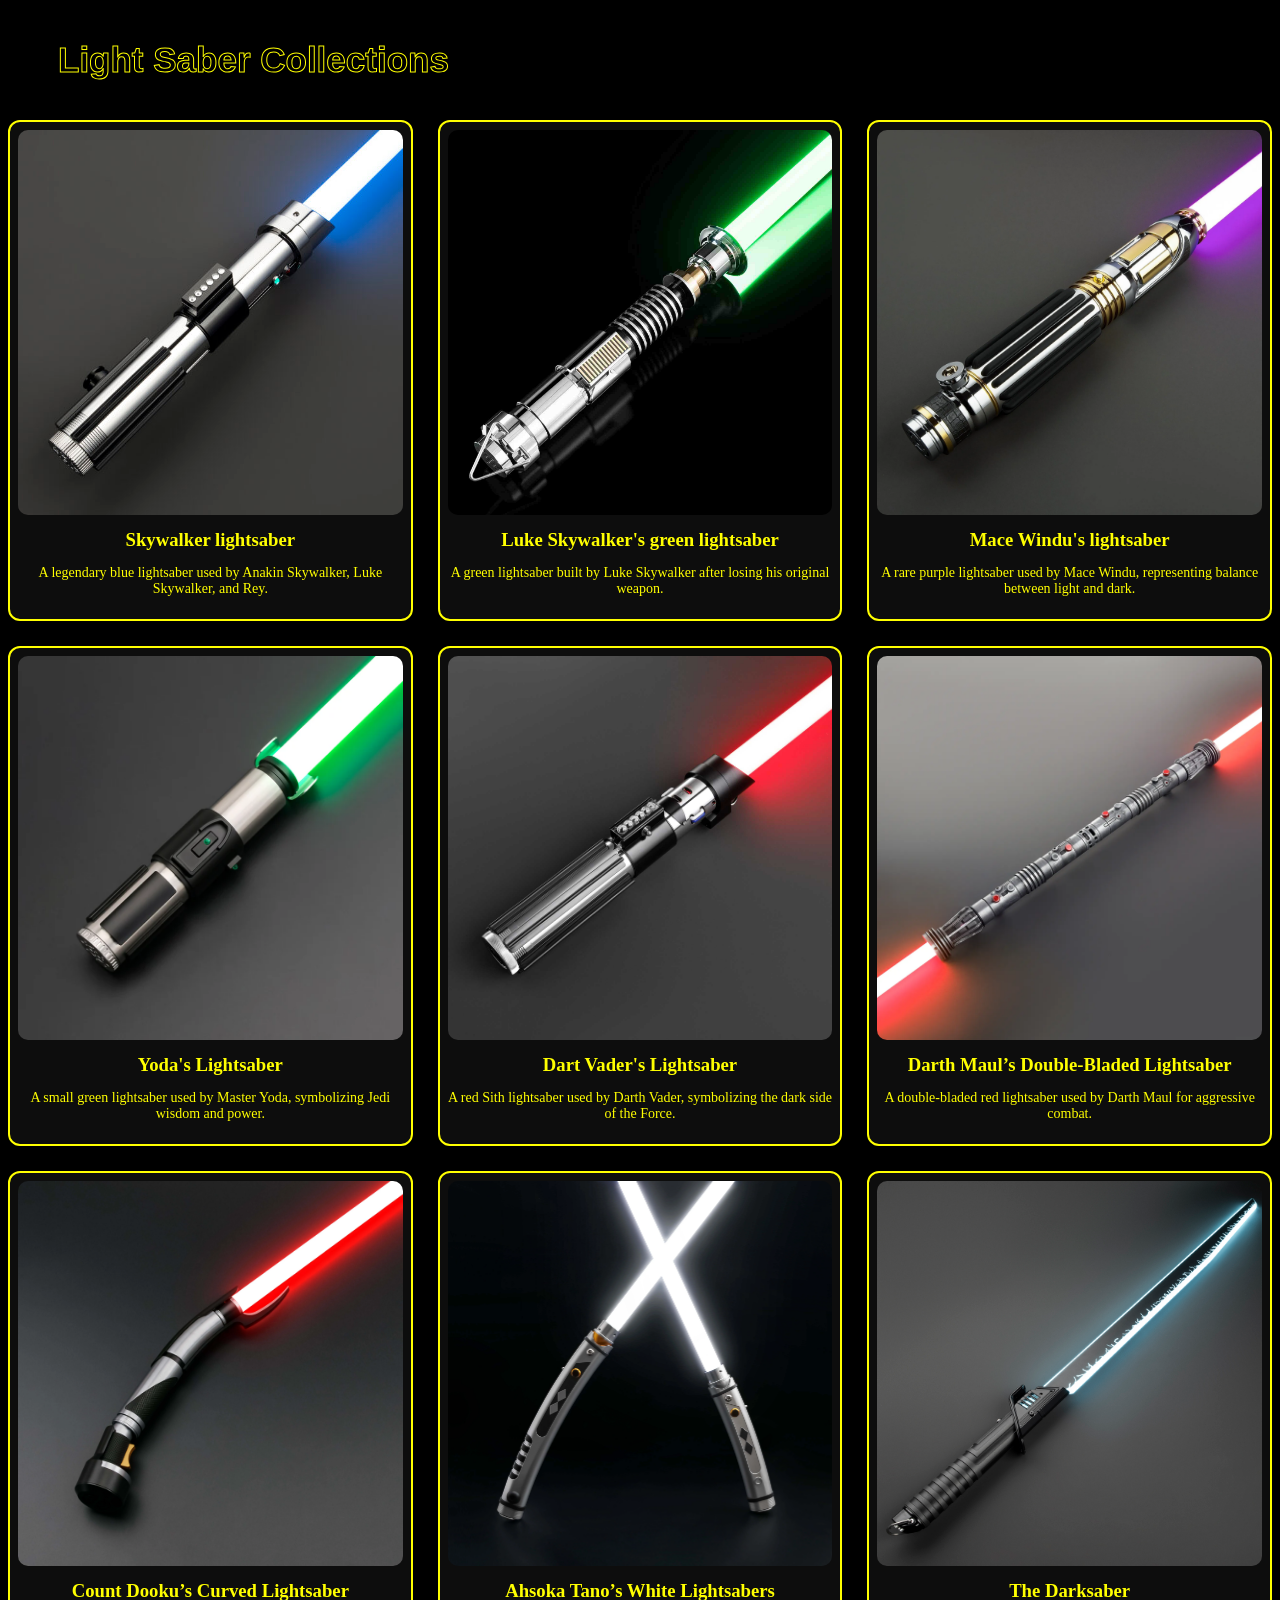
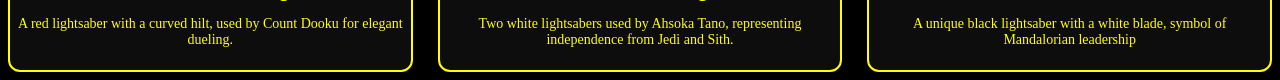
<file: index.html>
<!DOCTYPE html>
<html lang="en">
<head>
    <meta charset="UTF-8">
    <meta name="viewport" content="width=device-width, initial-scale=1.0">
    <title>LSC</title>
    <style>
        .titulo-principal {
            color: #000000;
            margin-top: 40px;
            margin-left: 50px;
            font-family: Verdana, Geneva, Tahoma, sans-serif;
            font-size: 35px;
            -webkit-text-stroke: 1px yellow;
        }

        /* Fundo da página */
        body {
            background-color: #000000;
        }

        .colecao {
  display: grid;
  grid-template-columns: repeat(3, 1fr);
  gap: 25px;
  margin-top: 40px;
}

/* CARD */
.card {
  background: rgba(255,255,255,0.05);
  border: 2px solid yellow;
  border-radius: 12px;
  padding: 8px;
  text-align: center;
  transition: 0.3s;
}

.card:hover {
  transform: scale(1.05);
  box-shadow: 0 0 20px yellow;
}

/* IMAGENS */
.card img {
  width: 100%;
  border-radius: 10px;
}

/* TEXTO */
.card h3 {
  margin: 10px 0 5px;
  color: yellow;
}

.card p {
  font-size: 14px;
  color: yellow;
}
    </style>
</head>
<body>
    <h1 class="titulo-principal">Light Saber Collections</h1>

<div class="colecao">

    <div class="card">
        <img src="anakin.ls.jpg">
        <h3>Skywalker lightsaber</h3>
        <p>A legendary blue lightsaber used by Anakin Skywalker, Luke Skywalker, and Rey.</p>
    </div>

    <div class="card">
        <img src="luke.ls.jpg">
        <h3>Luke Skywalker's green lightsaber</h3>
        <p>A green lightsaber built by Luke Skywalker after losing his original weapon.</p>
    </div>

    <div class="card">
        <img src="macewindu.ls.webp">
        <h3>Mace Windu's lightsaber</h3>
        <p>A rare purple lightsaber used by Mace Windu, representing balance between light and dark.</p>
    </div>

    <div class="card">
        <img src="masteryoda.ls.webp">
        <h3>Yoda's Lightsaber</h3>
        <p>A small green lightsaber used by Master Yoda, symbolizing Jedi wisdom and power.</p>
    </div>

    <div class="card">
        <img src="vader.ls.jpg">
        <h3>Dart Vader's Lightsaber</h3>
        <p>A red Sith lightsaber used by Darth Vader, symbolizing the dark side of the Force.</p>
    </div>

    <div class="card">
        <img src="darth maul.ls.webp">
        <h3>Darth Maul’s Double-Bladed Lightsaber</h3>
        <p>A double-bladed red lightsaber used by Darth Maul for aggressive combat.</p>
    </div>

    <div class="card">
        <img src="countdoku.ls.webp">
        <h3>Count Dooku’s Curved Lightsaber</h3>
        <p>A red lightsaber with a curved hilt, used by Count Dooku for elegant dueling.</p>
    </div>

    <div class="card">
        <img src="ahsokatano.ls.webp">
        <h3>Ahsoka Tano’s White Lightsabers</h3>
        <p>Two white lightsabers used by Ahsoka Tano, representing independence from Jedi and Sith.</p>
    </div>

    <div class="card">
        <img src="darksaber.ls.jpg">
        <h3>The Darksaber</h3>
        <p>A unique black lightsaber with a white blade, symbol of Mandalorian leadership</p>
    </div>

</div>

</body>
</html>
</file>
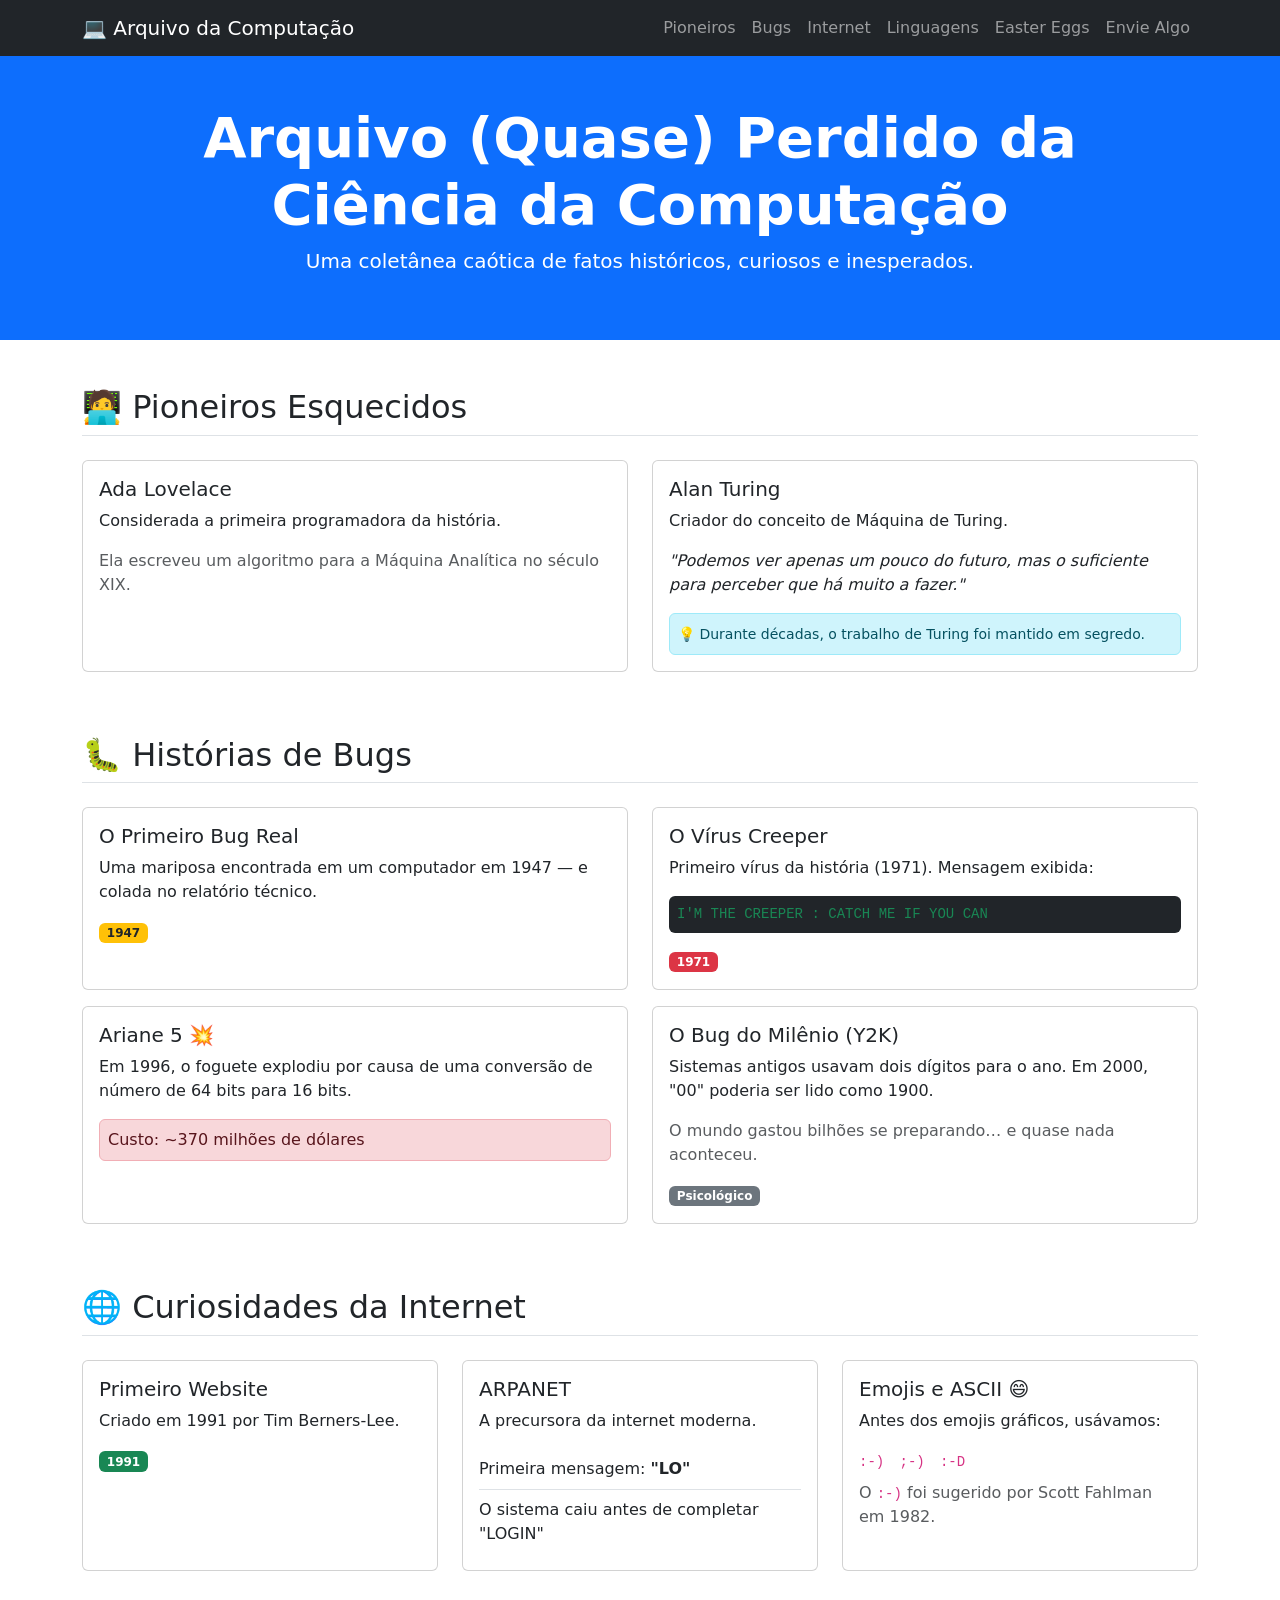
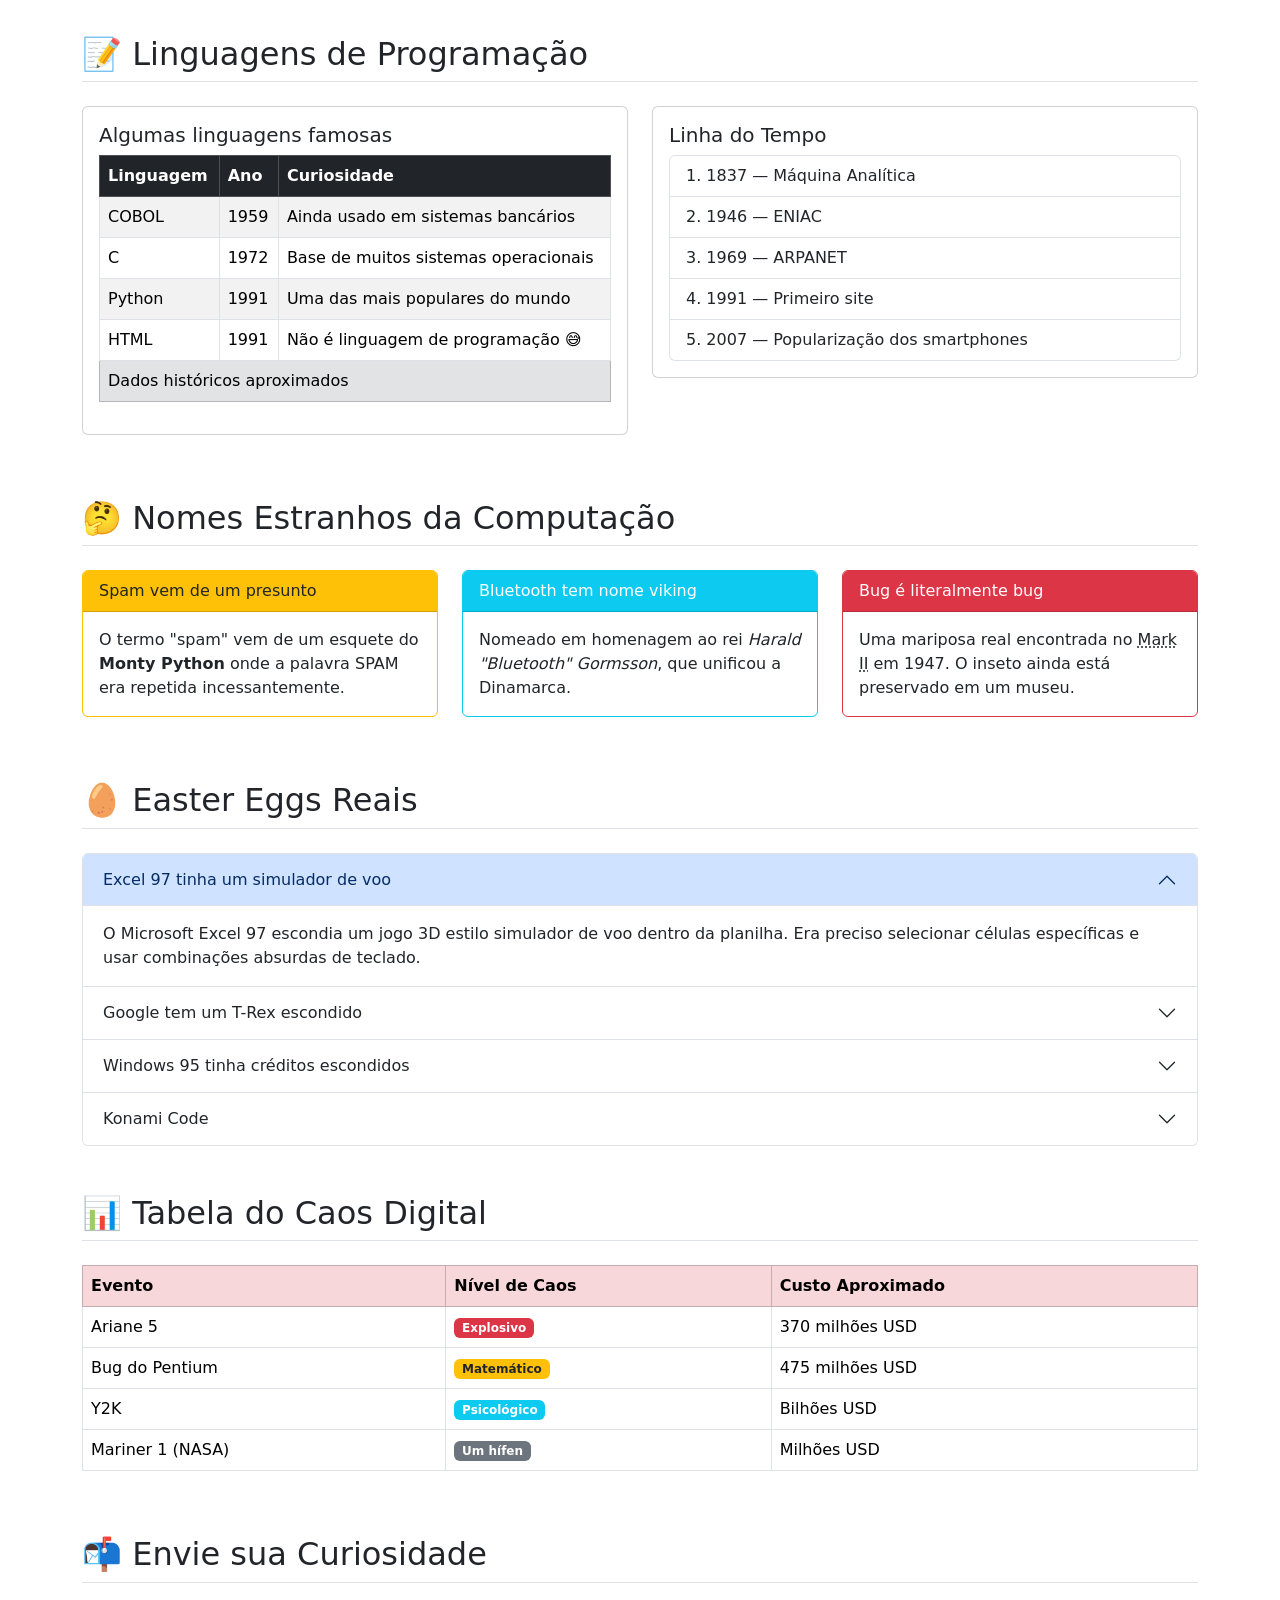
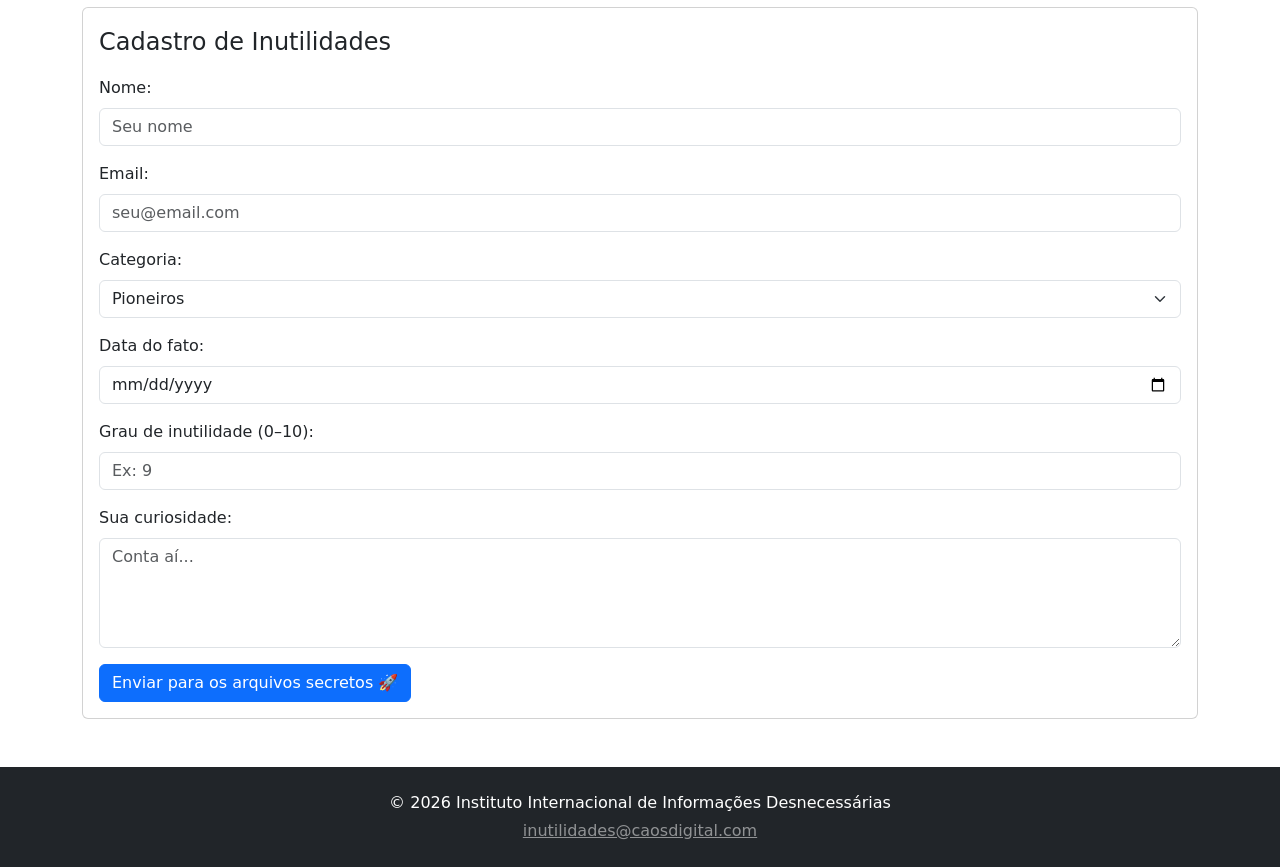
<file: trabalho_dacio_5/index.html>
<!DOCTYPE html>
<html lang="pt-br">
<head>
    <meta charset="UTF-8">
    <meta name="viewport" content="width=device-width, initial-scale=1.0">
    <title>Arquivo Confuso da Computação</title>
    <link href="https://cdn.jsdelivr.net/npm/bootstrap@5.3.0/dist/css/bootstrap.min.css" rel="stylesheet">
</head>

<body>

    <!-- NAVBAR -->
    <nav class="navbar navbar-expand-lg navbar-dark bg-dark">
        <div class="container">
            <a class="navbar-brand" href="#">💻 Arquivo da Computação</a>
            <button class="navbar-toggler" type="button" data-bs-toggle="collapse" data-bs-target="#menu">
                <span class="navbar-toggler-icon"></span>
            </button>
            <div class="collapse navbar-collapse" id="menu">
                <ul class="navbar-nav ms-auto">
                    <li class="nav-item"><a class="nav-link" href="#pioneiros">Pioneiros</a></li>
                    <li class="nav-item"><a class="nav-link" href="#bugs">Bugs</a></li>
                    <li class="nav-item"><a class="nav-link" href="#internet">Internet</a></li>
                    <li class="nav-item"><a class="nav-link" href="#linguagens">Linguagens</a></li>
                    <li class="nav-item"><a class="nav-link" href="#easter-eggs">Easter Eggs</a></li>
                    <li class="nav-item"><a class="nav-link" href="#formulario">Envie Algo</a></li>
                </ul>
            </div>
        </div>
    </nav>

    <!-- HERO -->
    <div class="bg-primary text-white text-center py-5">
        <div class="container">
            <h1 class="display-4 fw-bold">Arquivo (Quase) Perdido da Ciência da Computação</h1>
            <p class="lead">Uma coletânea caótica de fatos históricos, curiosos e inesperados.</p>
        </div>
    </div>

    <div class="container my-5">

        <!-- PIONEIROS -->
        <section id="pioneiros" class="mb-5">
            <h2 class="border-bottom pb-2">🧑‍💻 Pioneiros Esquecidos</h2>
            <div class="row mt-4">
                <div class="col-md-6 mb-3">
                    <div class="card h-100">
                        <div class="card-body">
                            <h5 class="card-title">Ada Lovelace</h5>
                            <p class="card-text">Considerada a primeira programadora da história.</p>
                            <p class="card-text text-muted">Ela escreveu um algoritmo para a Máquina Analítica no século XIX.</p>
                        </div>
                    </div>
                </div>
                <div class="col-md-6 mb-3">
                    <div class="card h-100">
                        <div class="card-body">
                            <h5 class="card-title">Alan Turing</h5>
                            <p class="card-text">Criador do conceito de Máquina de Turing.</p>
                            <blockquote class="blockquote mt-2">
                                <p class="fs-6 fst-italic">"Podemos ver apenas um pouco do futuro, mas o suficiente para perceber que há muito a fazer."</p>
                            </blockquote>
                            <div class="alert alert-info p-2 mt-2 mb-0">
                                <small>💡 Durante décadas, o trabalho de Turing foi mantido em segredo.</small>
                            </div>
                        </div>
                    </div>
                </div>
            </div>
        </section>

        <!-- BUGS -->
        <section id="bugs" class="mb-5">
            <h2 class="border-bottom pb-2">🐛 Histórias de Bugs</h2>
            <div class="row mt-4">
                <div class="col-md-6 mb-3">
                    <div class="card h-100">
                        <div class="card-body">
                            <h5 class="card-title">O Primeiro Bug Real</h5>
                            <p class="card-text">Uma mariposa encontrada em um computador em 1947 — e colada no relatório técnico.</p>
                            <span class="badge bg-warning text-dark">1947</span>
                        </div>
                    </div>
                </div>
                <div class="col-md-6 mb-3">
                    <div class="card h-100">
                        <div class="card-body">
                            <h5 class="card-title">O Vírus Creeper</h5>
                            <p class="card-text">Primeiro vírus da história (1971). Mensagem exibida:</p>
                            <pre class="bg-dark text-success p-2 rounded">I'M THE CREEPER : CATCH ME IF YOU CAN</pre>
                            <span class="badge bg-danger">1971</span>
                        </div>
                    </div>
                </div>
                <div class="col-md-6 mb-3">
                    <div class="card h-100">
                        <div class="card-body">
                            <h5 class="card-title">Ariane 5 💥</h5>
                            <p class="card-text">Em 1996, o foguete explodiu por causa de uma conversão de número de 64 bits para 16 bits.</p>
                            <div class="alert alert-danger p-2 mb-0">Custo: ~370 milhões de dólares</div>
                        </div>
                    </div>
                </div>
                <div class="col-md-6 mb-3">
                    <div class="card h-100">
                        <div class="card-body">
                            <h5 class="card-title">O Bug do Milênio (Y2K)</h5>
                            <p class="card-text">Sistemas antigos usavam dois dígitos para o ano. Em 2000, "00" poderia ser lido como 1900.</p>
                            <p class="card-text text-muted">O mundo gastou bilhões se preparando… e quase nada aconteceu.</p>
                            <span class="badge bg-secondary">Psicológico</span>
                        </div>
                    </div>
                </div>
            </div>
        </section>

        <!-- INTERNET -->
        <section id="internet" class="mb-5">
            <h2 class="border-bottom pb-2">🌐 Curiosidades da Internet</h2>
            <div class="row mt-4">
                <div class="col-md-4 mb-3">
                    <div class="card h-100">
                        <div class="card-body">
                            <h5 class="card-title">Primeiro Website</h5>
                            <p class="card-text">Criado em 1991 por Tim Berners-Lee.</p>
                            <span class="badge bg-success">1991</span>
                        </div>
                    </div>
                </div>
                <div class="col-md-4 mb-3">
                    <div class="card h-100">
                        <div class="card-body">
                            <h5 class="card-title">ARPANET</h5>
                            <p class="card-text">A precursora da internet moderna.</p>
                            <ul class="list-group list-group-flush mt-2">
                                <li class="list-group-item px-0">Primeira mensagem: <strong>"LO"</strong></li>
                                <li class="list-group-item px-0">O sistema caiu antes de completar "LOGIN"</li>
                            </ul>
                        </div>
                    </div>
                </div>
                <div class="col-md-4 mb-3">
                    <div class="card h-100">
                        <div class="card-body">
                            <h5 class="card-title">Emojis e ASCII 😄</h5>
                            <p class="card-text">Antes dos emojis gráficos, usávamos:</p>
                            <code>:-)</code> &nbsp;
                            <code>;-)</code> &nbsp;
                            <code>:-D</code>
                            <p class="card-text text-muted mt-2">O <code>:-)</code> foi sugerido por Scott Fahlman em 1982.</p>
                        </div>
                    </div>
                </div>
            </div>
        </section>

        <!-- LINGUAGENS -->
        <section id="linguagens" class="mb-5">
            <h2 class="border-bottom pb-2">📝 Linguagens de Programação</h2>
            <div class="row mt-4">
                <div class="col-md-6">
                    <div class="card mb-3">
                        <div class="card-body">
                            <h5 class="card-title">Algumas linguagens famosas</h5>
                            <table class="table table-bordered table-striped mt-2">
                                <thead class="table-dark">
                                    <tr>
                                        <th>Linguagem</th>
                                        <th>Ano</th>
                                        <th>Curiosidade</th>
                                    </tr>
                                </thead>
                                <tbody>
                                    <tr>
                                        <td>COBOL</td>
                                        <td>1959</td>
                                        <td>Ainda usado em sistemas bancários</td>
                                    </tr>
                                    <tr>
                                        <td>C</td>
                                        <td>1972</td>
                                        <td>Base de muitos sistemas operacionais</td>
                                    </tr>
                                    <tr>
                                        <td>Python</td>
                                        <td>1991</td>
                                        <td>Uma das mais populares do mundo</td>
                                    </tr>
                                    <tr>
                                        <td>HTML</td>
                                        <td>1991</td>
                                        <td>Não é linguagem de programação 😅</td>
                                    </tr>
                                </tbody>
                                <tfoot class="table-secondary">
                                    <tr>
                                        <td colspan="3">Dados históricos aproximados</td>
                                    </tr>
                                </tfoot>
                            </table>
                        </div>
                    </div>
                </div>
                <div class="col-md-6">
                    <div class="card">
                        <div class="card-body">
                            <h5 class="card-title">Linha do Tempo</h5>
                            <ol class="list-group list-group-numbered mt-2">
                                <li class="list-group-item">1837 — Máquina Analítica</li>
                                <li class="list-group-item">1946 — ENIAC</li>
                                <li class="list-group-item">1969 — ARPANET</li>
                                <li class="list-group-item">1991 — Primeiro site</li>
                                <li class="list-group-item">2007 — Popularização dos smartphones</li>
                            </ol>
                        </div>
                    </div>
                </div>
            </div>
        </section>

        <!-- NOMES ESTRANHOS -->
        <section id="nomes" class="mb-5">
            <h2 class="border-bottom pb-2">🤔 Nomes Estranhos da Computação</h2>
            <div class="row mt-4">
                <div class="col-md-4 mb-3">
                    <div class="card h-100 border-warning">
                        <div class="card-header bg-warning text-dark">Spam vem de um presunto</div>
                        <div class="card-body">
                            <p class="card-text">O termo "spam" vem de um esquete do <strong>Monty Python</strong> onde a palavra SPAM era repetida incessantemente.</p>
                        </div>
                    </div>
                </div>
                <div class="col-md-4 mb-3">
                    <div class="card h-100 border-info">
                        <div class="card-header bg-info text-white">Bluetooth tem nome viking</div>
                        <div class="card-body">
                            <p class="card-text">Nomeado em homenagem ao rei <em>Harald "Bluetooth" Gormsson</em>, que unificou a Dinamarca.</p>
                        </div>
                    </div>
                </div>
                <div class="col-md-4 mb-3">
                    <div class="card h-100 border-danger">
                        <div class="card-header bg-danger text-white">Bug é literalmente bug</div>
                        <div class="card-body">
                            <p class="card-text">Uma mariposa real encontrada no <abbr title="Harvard Mark II">Mark II</abbr> em 1947. O inseto ainda está preservado em um museu.</p>
                        </div>
                    </div>
                </div>
            </div>
        </section>

        <!-- EASTER EGGS -->
        <section id="easter-eggs" class="mb-5">
            <h2 class="border-bottom pb-2">🥚 Easter Eggs Reais</h2>
            <div class="accordion mt-4" id="accordionEasterEggs">
                <div class="accordion-item">
                    <h2 class="accordion-header">
                        <button class="accordion-button" type="button" data-bs-toggle="collapse" data-bs-target="#egg1">
                            Excel 97 tinha um simulador de voo
                        </button>
                    </h2>
                    <div id="egg1" class="accordion-collapse collapse show" data-bs-parent="#accordionEasterEggs">
                        <div class="accordion-body">
                            O Microsoft Excel 97 escondia um jogo 3D estilo simulador de voo dentro da planilha. Era preciso selecionar células específicas e usar combinações absurdas de teclado.
                        </div>
                    </div>
                </div>
                <div class="accordion-item">
                    <h2 class="accordion-header">
                        <button class="accordion-button collapsed" type="button" data-bs-toggle="collapse" data-bs-target="#egg2">
                            Google tem um T-Rex escondido
                        </button>
                    </h2>
                    <div id="egg2" class="accordion-collapse collapse" data-bs-parent="#accordionEasterEggs">
                        <div class="accordion-body">
                            Quando você fica sem internet no Chrome, aparece um dinossauro. Se apertar espaço, começa um jogo infinito.
                        </div>
                    </div>
                </div>
                <div class="accordion-item">
                    <h2 class="accordion-header">
                        <button class="accordion-button collapsed" type="button" data-bs-toggle="collapse" data-bs-target="#egg3">
                            Windows 95 tinha créditos escondidos
                        </button>
                    </h2>
                    <div id="egg3" class="accordion-collapse collapse" data-bs-parent="#accordionEasterEggs">
                        <div class="accordion-body">
                            Desenvolvedores colocaram seus nomes escondidos dentro do sistema operacional.
                        </div>
                    </div>
                </div>
                <div class="accordion-item">
                    <h2 class="accordion-header">
                        <button class="accordion-button collapsed" type="button" data-bs-toggle="collapse" data-bs-target="#egg4">
                            Konami Code
                        </button>
                    </h2>
                    <div id="egg4" class="accordion-collapse collapse" data-bs-parent="#accordionEasterEggs">
                        <div class="accordion-body">
                            <strong>↑ ↑ ↓ ↓ ← → ← → B A</strong> — Usado em dezenas de jogos e até em sites modernos.
                        </div>
                    </div>
                </div>
            </div>
        </section>

        <!-- TABELA DO CAOS -->
        <section class="mb-5">
            <h2 class="border-bottom pb-2">📊 Tabela do Caos Digital</h2>
            <div class="table-responsive mt-4">
                <table class="table table-bordered table-hover">
                    <thead class="table-danger">
                        <tr>
                            <th>Evento</th>
                            <th>Nível de Caos</th>
                            <th>Custo Aproximado</th>
                        </tr>
                    </thead>
                    <tbody>
                        <tr>
                            <td>Ariane 5</td>
                            <td><span class="badge bg-danger">Explosivo</span></td>
                            <td>370 milhões USD</td>
                        </tr>
                        <tr>
                            <td>Bug do Pentium</td>
                            <td><span class="badge bg-warning text-dark">Matemático</span></td>
                            <td>475 milhões USD</td>
                        </tr>
                        <tr>
                            <td>Y2K</td>
                            <td><span class="badge bg-info">Psicológico</span></td>
                            <td>Bilhões USD</td>
                        </tr>
                        <tr>
                            <td>Mariner 1 (NASA)</td>
                            <td><span class="badge bg-secondary">Um hífen</span></td>
                            <td>Milhões USD</td>
                        </tr>
                    </tbody>
                </table>
            </div>
        </section>

        <!-- FORMULÁRIO -->
        <section id="formulario" class="mb-5">
            <h2 class="border-bottom pb-2">📬 Envie sua Curiosidade</h2>
            <div class="card mt-4">
                <div class="card-body">
                    <form>
                        <fieldset>
                            <legend class="mb-3">Cadastro de Inutilidades</legend>

                            <div class="mb-3">
                                <label class="form-label">Nome:</label>
                                <input type="text" class="form-control" name="nome" placeholder="Seu nome">
                            </div>

                            <div class="mb-3">
                                <label class="form-label">Email:</label>
                                <input type="email" class="form-control" name="email" placeholder="seu@email.com">
                            </div>

                            <div class="mb-3">
                                <label class="form-label">Categoria:</label>
                                <select class="form-select" name="categoria">
                                    <option>Pioneiros</option>
                                    <option>Bugs</option>
                                    <option>Internet</option>
                                    <option>Linguagens</option>
                                    <option>Easter Egg</option>
                                    <option>Comando estranho</option>
                                </select>
                            </div>

                            <div class="mb-3">
                                <label class="form-label">Data do fato:</label>
                                <input type="date" class="form-control" name="data">
                            </div>

                            <div class="mb-3">
                                <label class="form-label">Grau de inutilidade (0–10):</label>
                                <input type="number" class="form-control" name="grau" min="0" max="10" placeholder="Ex: 9">
                            </div>

                            <div class="mb-3">
                                <label class="form-label">Sua curiosidade:</label>
                                <textarea class="form-control" name="curiosidade" rows="4" placeholder="Conta aí..."></textarea>
                            </div>

                            <button type="submit" class="btn btn-primary">Enviar para os arquivos secretos 🚀</button>
                        </fieldset>
                    </form>
                </div>
            </div>
        </section>

    </div>

    <!-- FOOTER -->
    <footer class="bg-dark text-white text-center py-4 mt-4">
        <p class="mb-1">© 2026 Instituto Internacional de Informações Desnecessárias</p>
        <address class="mb-0">
            <a href="mailto:inutilidades@caosdigital.com" class="text-white-50">inutilidades@caosdigital.com</a>
        </address>
    </footer>

    <script src="https://cdn.jsdelivr.net/npm/bootstrap@5.3.0/dist/js/bootstrap.bundle.min.js"></script>
</body>
</html>
</file>
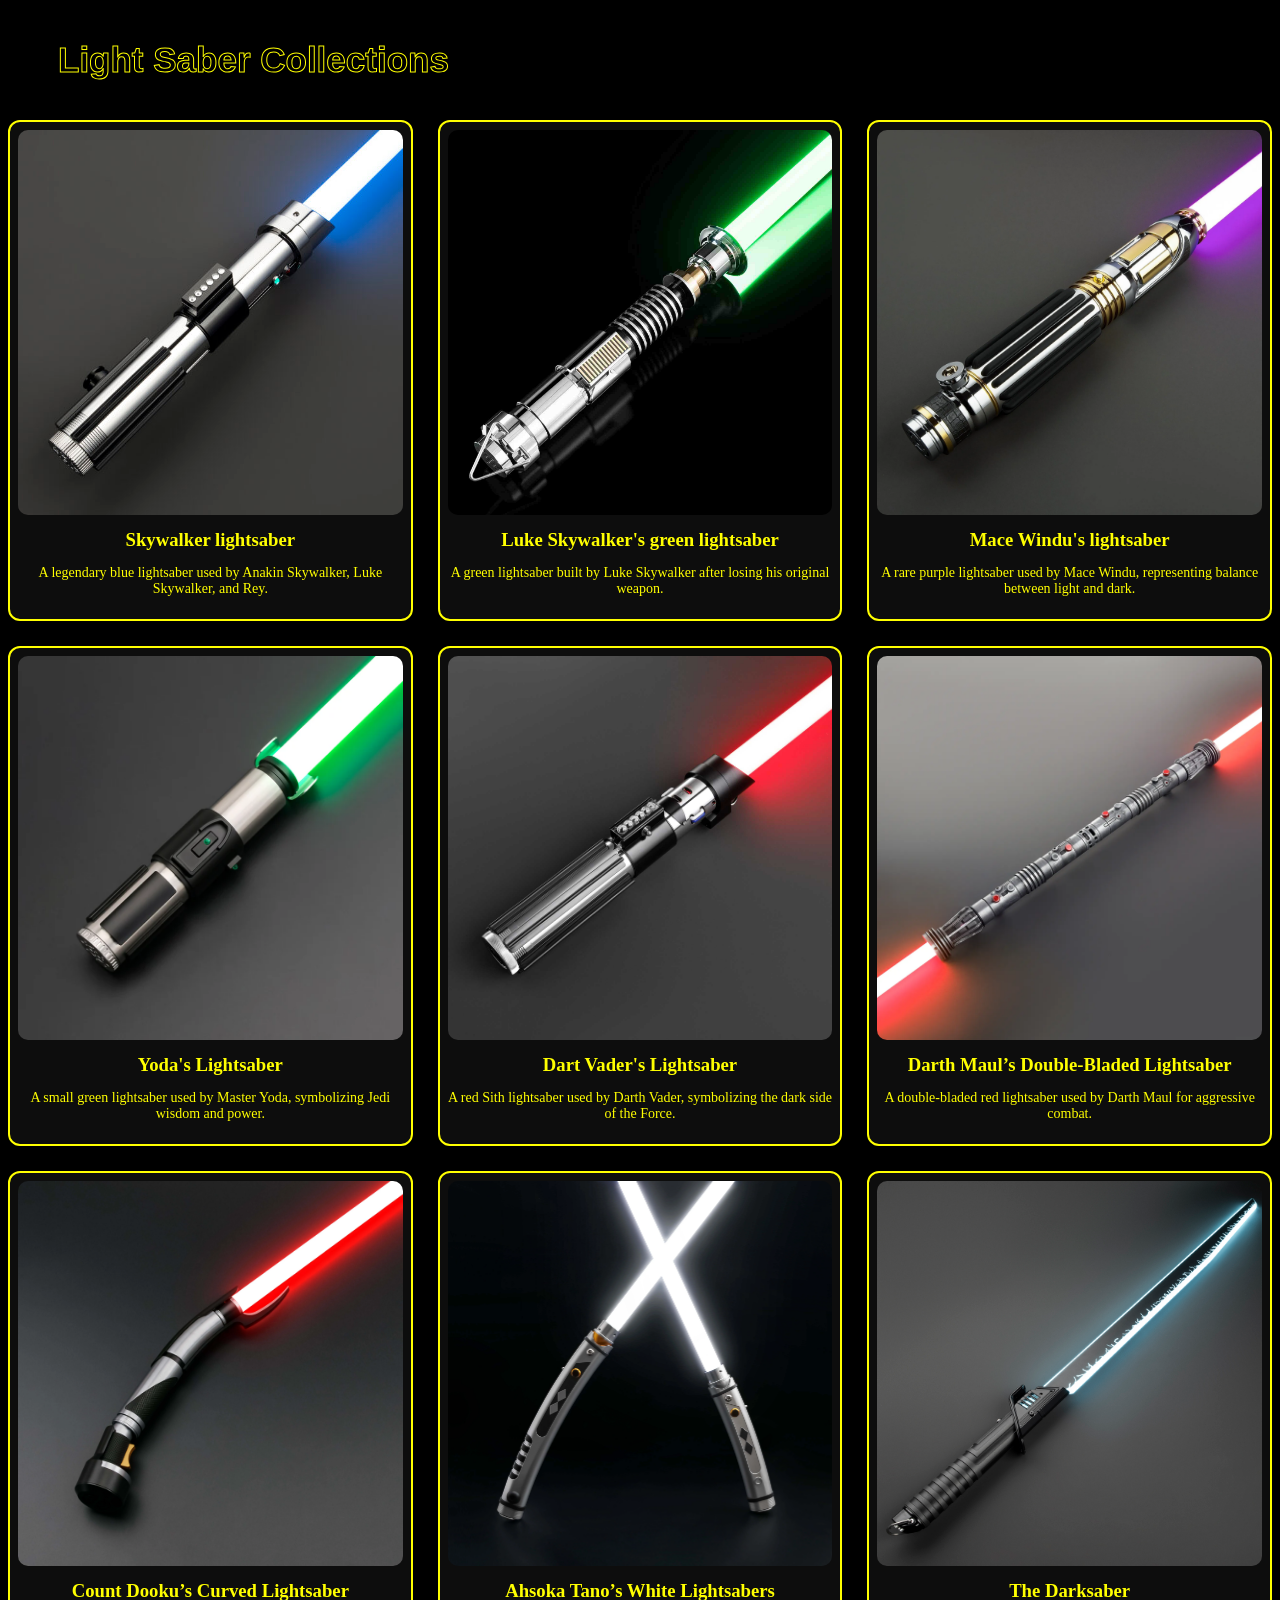
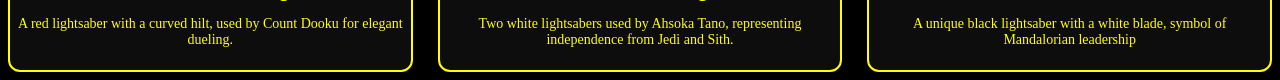
<file: colecionador.html>
<!DOCTYPE html>
<html lang="en">
<head>
    <meta charset="UTF-8">
    <meta name="viewport" content="width=device-width, initial-scale=1.0">
    <title>LSC</title>
    <style>
        .titulo-principal {
            color: #000000;
            margin-top: 40px;
            margin-left: 50px;
            font-family: Verdana, Geneva, Tahoma, sans-serif;
            font-size: 35px;
            -webkit-text-stroke: 1px yellow;
        }

        /* Fundo da página */
        body {
            background-color: #000000;
        }

        .colecao {
  display: grid;
  grid-template-columns: repeat(3, 1fr);
  gap: 25px;
  margin-top: 40px;
}

/* CARD */
.card {
  background: rgba(255,255,255,0.05);
  border: 2px solid yellow;
  border-radius: 12px;
  padding: 8px;
  text-align: center;
  transition: 0.3s;
}

.card:hover {
  transform: scale(1.05);
  box-shadow: 0 0 20px yellow;
}

/* IMAGENS */
.card img {
  width: 100%;
  border-radius: 10px;
}

/* TEXTO */
.card h3 {
  margin: 10px 0 5px;
  color: yellow;
}

.card p {
  font-size: 14px;
  color: yellow;
}
    </style>
</head>
<body>
    <h1 class="titulo-principal">Light Saber Collections</h1>

<div class="colecao">

    <div class="card">
        <img src="anakin.ls.jpg">
        <h3>Skywalker lightsaber</h3>
        <p>A legendary blue lightsaber used by Anakin Skywalker, Luke Skywalker, and Rey.</p>
    </div>

    <div class="card">
        <img src="luke.ls.jpg">
        <h3>Luke Skywalker's green lightsaber</h3>
        <p>A green lightsaber built by Luke Skywalker after losing his original weapon.</p>
    </div>

    <div class="card">
        <img src="macewindu.ls.webp">
        <h3>Mace Windu's lightsaber</h3>
        <p>A rare purple lightsaber used by Mace Windu, representing balance between light and dark.</p>
    </div>

    <div class="card">
        <img src="masteryoda.ls.webp">
        <h3>Yoda's Lightsaber</h3>
        <p>A small green lightsaber used by Master Yoda, symbolizing Jedi wisdom and power.</p>
    </div>

    <div class="card">
        <img src="vader.ls.jpg">
        <h3>Dart Vader's Lightsaber</h3>
        <p>A red Sith lightsaber used by Darth Vader, symbolizing the dark side of the Force.</p>
    </div>

    <div class="card">
        <img src="darth maul.ls.webp">
        <h3>Darth Maul’s Double-Bladed Lightsaber</h3>
        <p>A double-bladed red lightsaber used by Darth Maul for aggressive combat.</p>
    </div>

    <div class="card">
        <img src="countdoku.ls.webp">
        <h3>Count Dooku’s Curved Lightsaber</h3>
        <p>A red lightsaber with a curved hilt, used by Count Dooku for elegant dueling.</p>
    </div>

    <div class="card">
        <img src="ahsokatano.ls.webp">
        <h3>Ahsoka Tano’s White Lightsabers</h3>
        <p>Two white lightsabers used by Ahsoka Tano, representing independence from Jedi and Sith.</p>
    </div>

    <div class="card">
        <img src="darksaber.ls.jpg">
        <h3>The Darksaber</h3>
        <p>A unique black lightsaber with a white blade, symbol of Mandalorian leadership</p>
    </div>

</div>

</body>
</html>
</file>
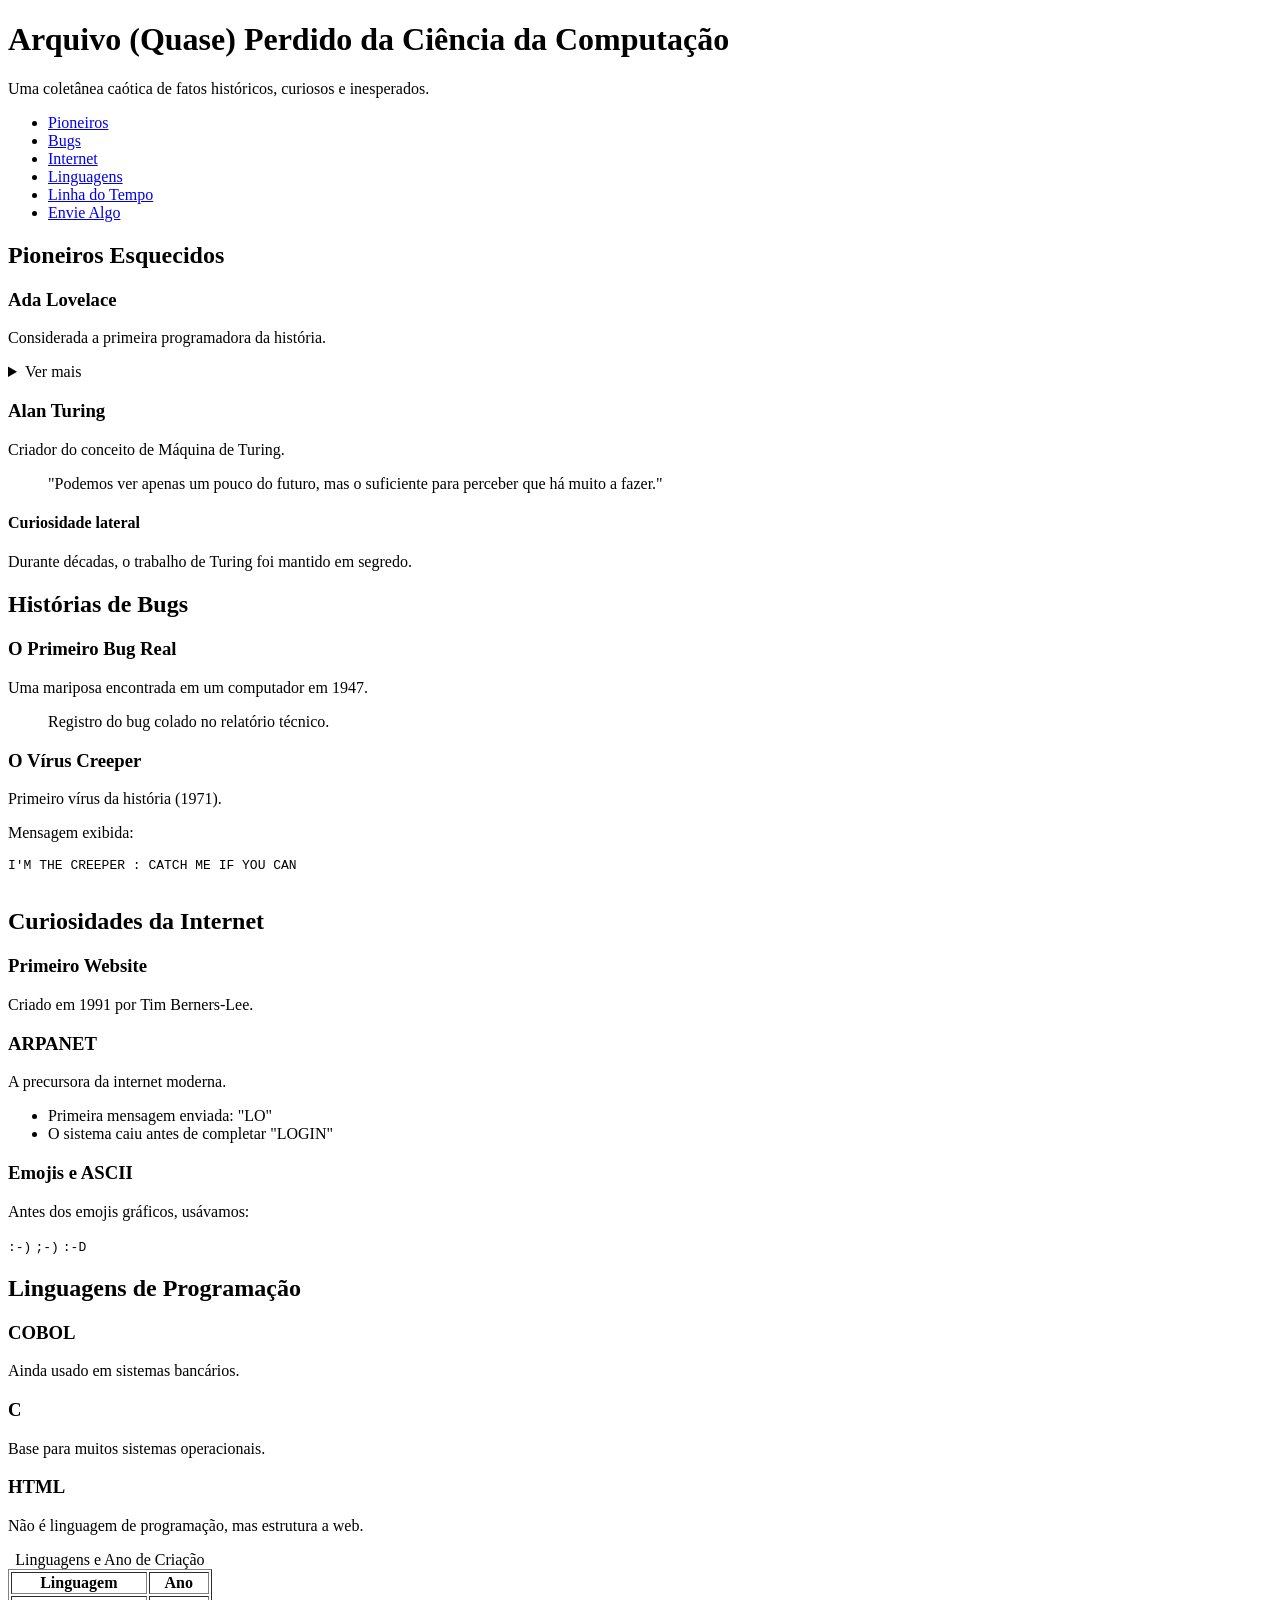
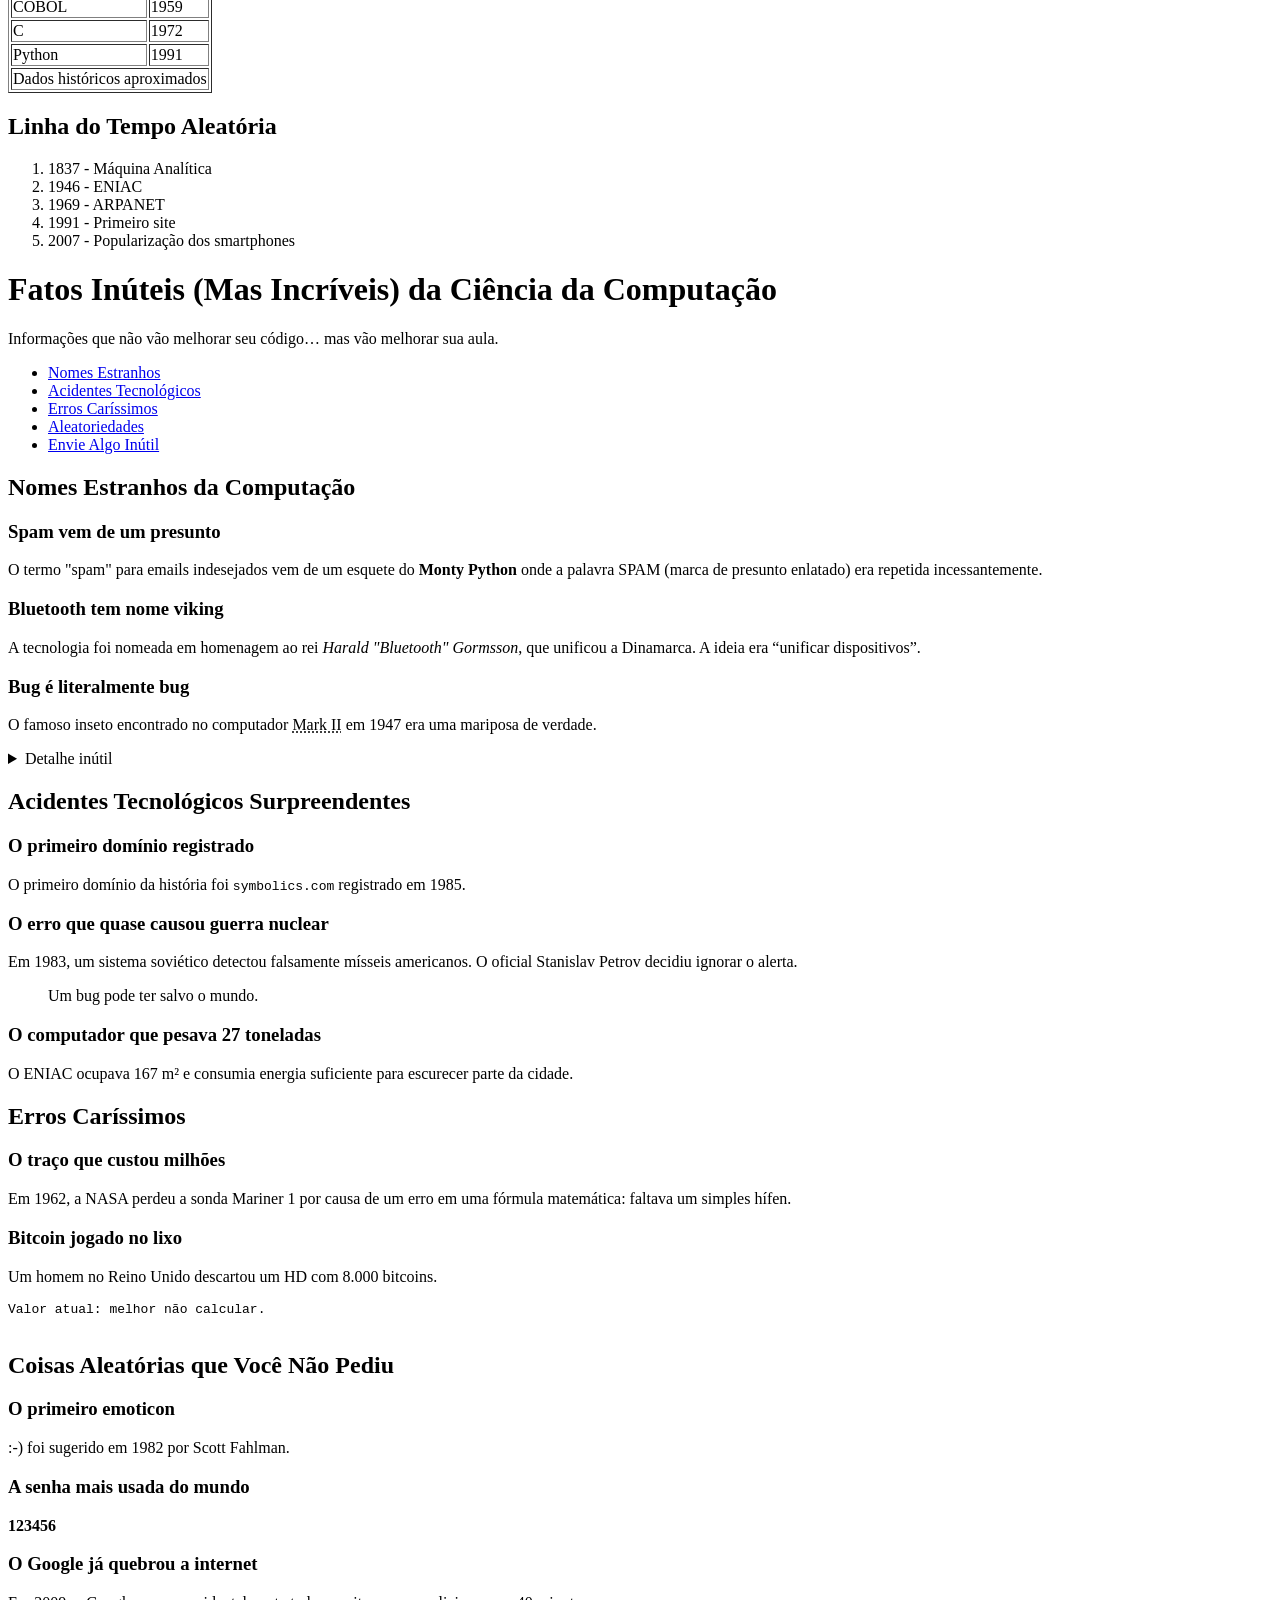
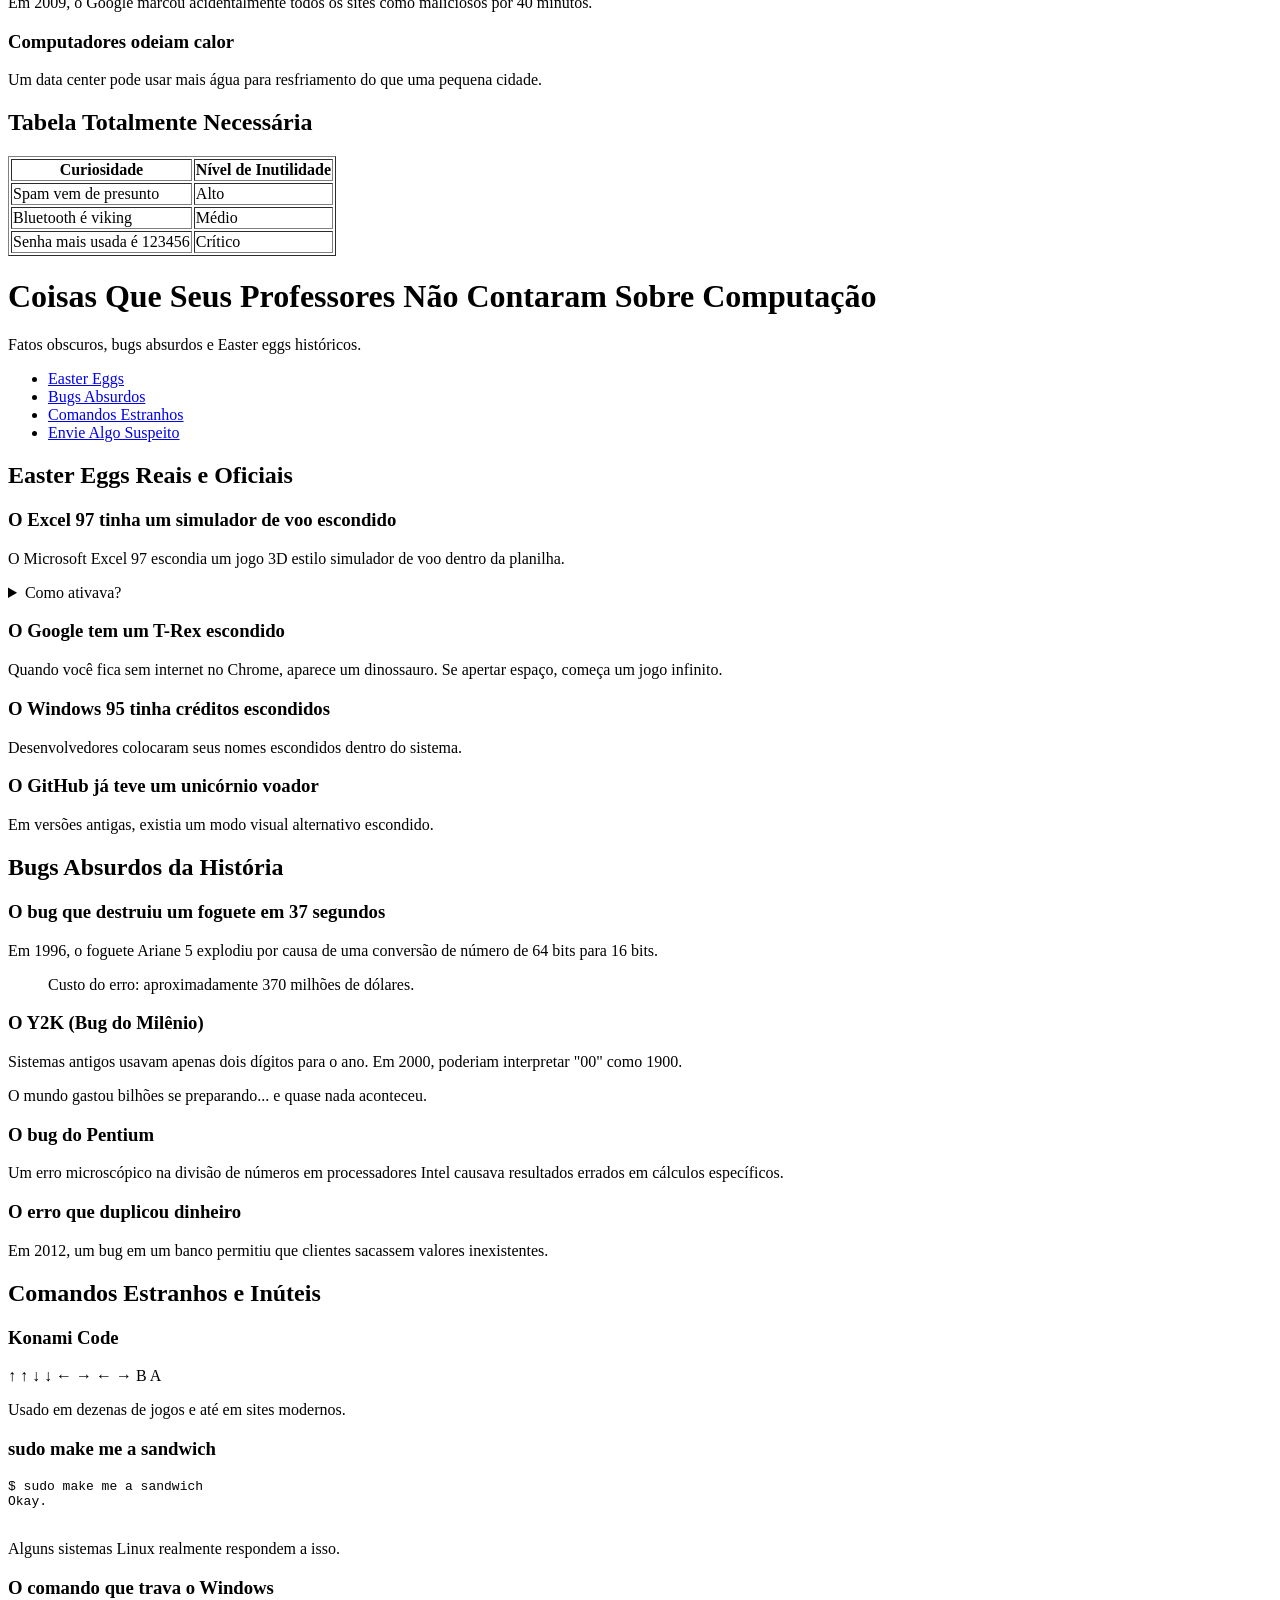
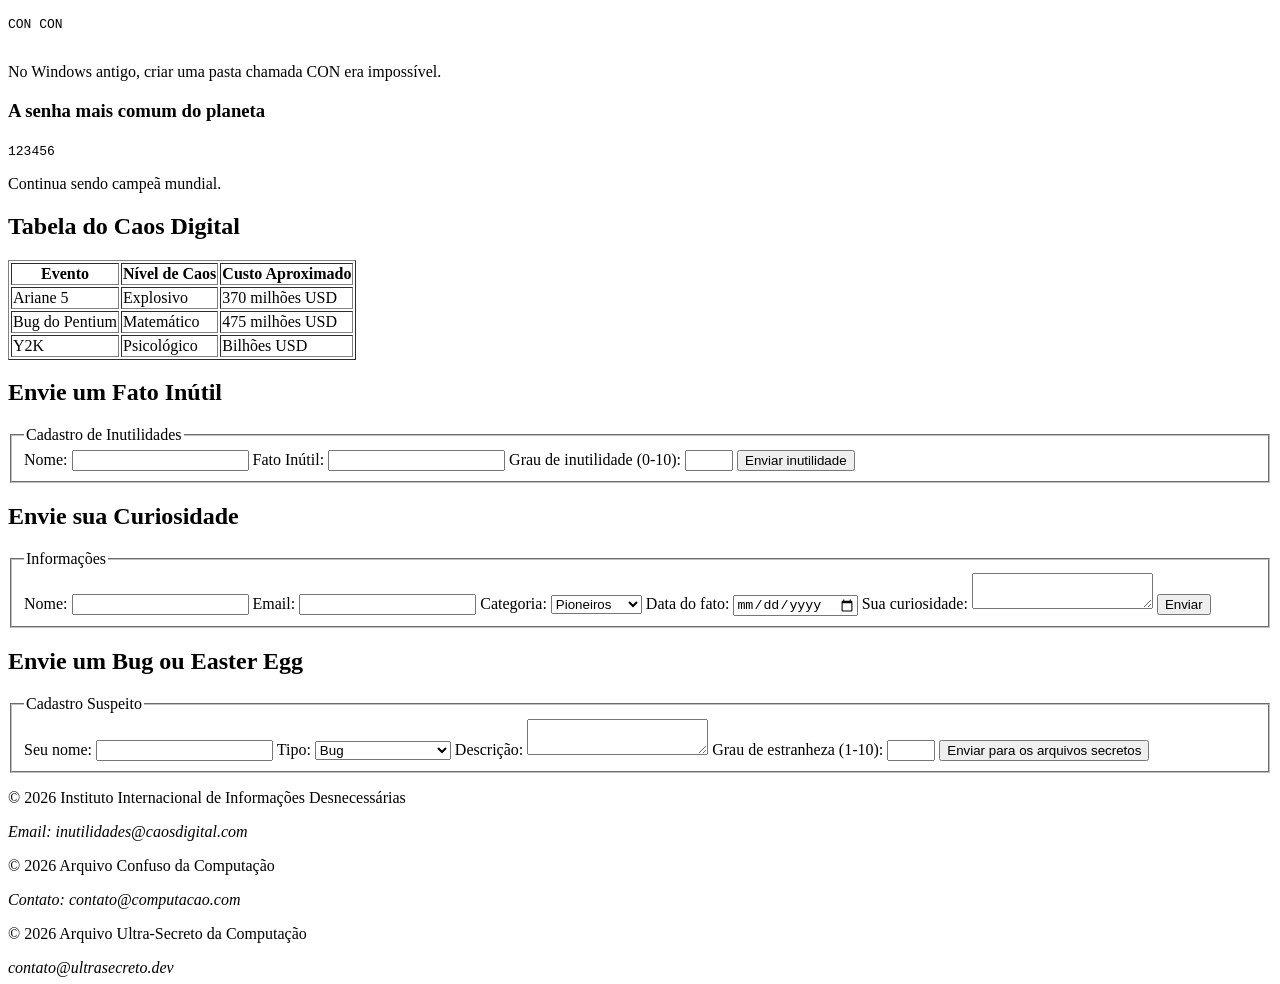
<file: trabalho_dacio_02/atividade.html>
<!DOCTYPE html>
<html lang="pt-br">
<head>
    <meta charset="UTF-8">
    <meta name="description" content="Curiosidades e fatos históricos da Ciência da Computação">
    <meta name="author" content="Portal Computação">
    <meta name="viewport" content="width=device-width, initial-scale=1.0">
    <title>Arquivo Confuso da Computação</title>
</head>

<body>

<div id="pagina">

    <header id="topo">
        <h1>Arquivo (Quase) Perdido da Ciência da Computação</h1>
        <p>Uma coletânea caótica de fatos históricos, curiosos e inesperados.</p>
    </header>

    <nav id="menu-principal">
        <ul>
            <li><a href="#pioneiros">Pioneiros</a></li>
            <li><a href="#bugs">Bugs</a></li>
            <li><a href="#internet">Internet</a></li>
            <li><a href="#linguagens">Linguagens</a></li>
            <li><a href="#linha-do-tempo">Linha do Tempo</a></li>
            <li><a href="#formulario">Envie Algo</a></li>
        </ul>
    </nav>

    <main>

        <section id="pioneiros">
            <h2>Pioneiros Esquecidos</h2>

            <article>
                <h3>Ada Lovelace</h3>
                <p>Considerada a primeira programadora da história.</p>
                <details>
                    <summary>Ver mais</summary>
                    <p>Ela escreveu um algoritmo para a Máquina Analítica no século XIX.</p>
                </details>
            </article>

            <article>
                <h3>Alan Turing</h3>
                <p>Criador do conceito de Máquina de Turing.</p>
                <blockquote>
                    "Podemos ver apenas um pouco do futuro, mas o suficiente para perceber que há muito a fazer."
                </blockquote>
            </article>

            <aside>
                <h4>Curiosidade lateral</h4>
                <p>Durante décadas, o trabalho de Turing foi mantido em segredo.</p>
            </aside>
        </section>

        <section id="bugs">
            <h2>Histórias de Bugs</h2>

            <article>
                <h3>O Primeiro Bug Real</h3>
                <p>Uma mariposa encontrada em um computador em 1947.</p>
                <figure>
                    <figcaption>Registro do bug colado no relatório técnico.</figcaption>
                </figure>
            </article>

            <article>
                <h3>O Vírus Creeper</h3>
                <p>Primeiro vírus da história (1971).</p>
                <p>Mensagem exibida:</p>
                <pre>
I'M THE CREEPER : CATCH ME IF YOU CAN
                </pre>
            </article>
        </section>

        <section id="internet">
            <h2>Curiosidades da Internet</h2>

            <article>
                <h3>Primeiro Website</h3>
                <p>Criado em 1991 por Tim Berners-Lee.</p>
            </article>

            <article>
                <h3>ARPANET</h3>
                <p>A precursora da internet moderna.</p>
                <ul>
                    <li>Primeira mensagem enviada: "LO"</li>
                    <li>O sistema caiu antes de completar "LOGIN"</li>
                </ul>
            </article>

            <article>
                <h3>Emojis e ASCII</h3>
                <p>Antes dos emojis gráficos, usávamos:</p>
                <code>:-)</code>
                <code>;-)</code>
                <code>:-D</code>
            </article>
        </section>

        <section id="linguagens">
            <h2>Linguagens de Programação</h2>

            <article>
                <h3>COBOL</h3>
                <p>Ainda usado em sistemas bancários.</p>
            </article>

            <article>
                <h3>C</h3>
                <p>Base para muitos sistemas operacionais.</p>
            </article>

            <article>
                <h3>HTML</h3>
                <p>Não é linguagem de programação, mas estrutura a web.</p>
            </article>

            <div>
                <table border="1">
                    <caption>Linguagens e Ano de Criação</caption>
                    <thead>
                        <tr>
                            <th>Linguagem</th>
                            <th>Ano</th>
                        </tr>
                    </thead>
                    <tbody>
                        <tr>
                            <td>COBOL</td>
                            <td>1959</td>
                        </tr>
                        <tr>
                            <td>C</td>
                            <td>1972</td>
                        </tr>
                        <tr>
                            <td>Python</td>
                            <td>1991</td>
                        </tr>
                    </tbody>
                    <tfoot>
                        <tr>
                            <td colspan="2">Dados históricos aproximados</td>
                        </tr>
                    </tfoot>
                </table>
            </div>
        </section>

        <section id="linha-do-tempo">
            <h2>Linha do Tempo Aleatória</h2>

            <ol>
                <li>1837 - Máquina Analítica</li>
                <li>1946 - ENIAC</li>
                <li>1969 - ARPANET</li>
                <li>1991 - Primeiro site</li>
                <li>2007 - Popularização dos smartphones</li>
            </ol>
        </section>


</div>


<header>
    <h1>Fatos Inúteis (Mas Incríveis) da Ciência da Computação</h1>
    <p>Informações que não vão melhorar seu código… mas vão melhorar sua aula.</p>
</header>

<nav>
    <ul>
        <li><a href="#nomes">Nomes Estranhos</a></li>
        <li><a href="#acidentes">Acidentes Tecnológicos</a></li>
        <li><a href="#dinheiro">Erros Caríssimos</a></li>
        <li><a href="#aleatorio">Aleatoriedades</a></li>
        <li><a href="#form">Envie Algo Inútil</a></li>
    </ul>
</nav>



<section id="nomes">
    <h2>Nomes Estranhos da Computação</h2>

    <article>
        <h3>Spam vem de um presunto</h3>
        <p>
            O termo "spam" para emails indesejados vem de um esquete do 
            <strong>Monty Python</strong> onde a palavra SPAM (marca de presunto enlatado) 
            era repetida incessantemente.
        </p>
    </article>

    <article>
        <h3>Bluetooth tem nome viking</h3>
        <p>
            A tecnologia foi nomeada em homenagem ao rei 
            <em>Harald "Bluetooth" Gormsson</em>, que unificou a Dinamarca.
            A ideia era “unificar dispositivos”.
        </p>
    </article>

    <article>
        <h3>Bug é literalmente bug</h3>
        <p>
            O famoso inseto encontrado no computador 
            <abbr title="Harvard Mark II">Mark II</abbr> em 1947 
            era uma mariposa de verdade.
        </p>
        <details>
            <summary>Detalhe inútil</summary>
            <p>O inseto ainda está preservado em um museu.</p>
        </details>
    </article>

</section>


<section id="acidentes">

    <h2>Acidentes Tecnológicos Surpreendentes</h2>

    <article>
        <h3>O primeiro domínio registrado</h3>
        <p>
            O primeiro domínio da história foi 
            <code>symbolics.com</code> registrado em 1985.
        </p>
    </article>

    <article>
        <h3>O erro que quase causou guerra nuclear</h3>
        <p>
            Em 1983, um sistema soviético detectou falsamente mísseis americanos.
            O oficial Stanislav Petrov decidiu ignorar o alerta.
        </p>
        <blockquote>
            Um bug pode ter salvo o mundo.
        </blockquote>
    </article>

    <article>
        <h3>O computador que pesava 27 toneladas</h3>
        <p>
            O ENIAC ocupava 167 m² e consumia energia suficiente para escurecer parte da cidade.
        </p>
    </article>

</section>


<section id="dinheiro">

    <h2>Erros Caríssimos</h2>

    <article>
        <h3>O traço que custou milhões</h3>
        <p>
            Em 1962, a NASA perdeu a sonda Mariner 1 por causa de um erro em uma fórmula matemática:
            faltava um simples hífen.
        </p>
    </article>

    <article>
        <h3>Bitcoin jogado no lixo</h3>
        <p>
            Um homem no Reino Unido descartou um HD com 8.000 bitcoins.
        </p>
        <pre>
Valor atual: melhor não calcular.
        </pre>
    </article>

</section>


<section id="aleatorio">

    <h2>Coisas Aleatórias que Você Não Pediu</h2>

    <article>
        <h3>O primeiro emoticon</h3>
        <p>
            :-) foi sugerido em 1982 por Scott Fahlman.
        </p>
    </article>

    <article>
        <h3>A senha mais usada do mundo</h3>
        <p><strong>123456</strong></p>
    </article>

    <article>
        <h3>O Google já quebrou a internet</h3>
        <p>
            Em 2009, o Google marcou acidentalmente todos os sites como maliciosos por 40 minutos.
        </p>
    </article>

    <article>
        <h3>Computadores odeiam calor</h3>
        <p>
            Um data center pode usar mais água para resfriamento do que uma pequena cidade.
        </p>
    </article>

</section>


<section>

    <h2>Tabela Totalmente Necessária</h2>

    <table border="1">
        <tr>
            <th>Curiosidade</th>
            <th>Nível de Inutilidade</th>
        </tr>
        <tr>
            <td>Spam vem de presunto</td>
            <td>Alto</td>
        </tr>
        <tr>
            <td>Bluetooth é viking</td>
            <td>Médio</td>
        </tr>
        <tr>
            <td>Senha mais usada é 123456</td>
            <td>Crítico</td>
        </tr>
    </table>

</section>

<header>
    <h1>Coisas Que Seus Professores Não Contaram Sobre Computação</h1>
    <p>Fatos obscuros, bugs absurdos e Easter eggs históricos.</p>
</header>

<nav>
    <ul>
        <li><a href="#easter-eggs">Easter Eggs</a></li>
        <li><a href="#bugs-absurdos">Bugs Absurdos</a></li>
        <li><a href="#comandos-secretos">Comandos Estranhos</a></li>
        <li><a href="#formulario-secreto">Envie Algo Suspeito</a></li>
    </ul>
</nav>


<section id="easter-eggs">

    <h2>Easter Eggs Reais e Oficiais</h2>

    <article>
        <h3>O Excel 97 tinha um simulador de voo escondido</h3>
        <p>
            O Microsoft Excel 97 escondia um jogo 3D estilo simulador de voo 
            dentro da planilha.
        </p>
        <details>
            <summary>Como ativava?</summary>
            <p>Era preciso selecionar células específicas e usar combinações absurdas de teclado.</p>
        </details>
    </article>

    <article>
        <h3>O Google tem um T-Rex escondido</h3>
        <p>
            Quando você fica sem internet no Chrome, aparece um dinossauro.
            Se apertar espaço, começa um jogo infinito.
        </p>
    </article>

    <article>
        <h3>O Windows 95 tinha créditos escondidos</h3>
        <p>
            Desenvolvedores colocaram seus nomes escondidos dentro do sistema.
        </p>
    </article>

    <article>
        <h3>O GitHub já teve um unicórnio voador</h3>
        <p>
            Em versões antigas, existia um modo visual alternativo escondido.
        </p>
    </article>

</section>



<section id="bugs-absurdos">

    <h2>Bugs Absurdos da História</h2>

    <article>
        <h3>O bug que destruiu um foguete em 37 segundos</h3>
        <p>
            Em 1996, o foguete Ariane 5 explodiu por causa de uma conversão de número
            de 64 bits para 16 bits.
        </p>
        <blockquote>
            Custo do erro: aproximadamente 370 milhões de dólares.
        </blockquote>
    </article>

    <article>
        <h3>O Y2K (Bug do Milênio)</h3>
        <p>
            Sistemas antigos usavam apenas dois dígitos para o ano.
            Em 2000, poderiam interpretar "00" como 1900.
        </p>
        <p>
            O mundo gastou bilhões se preparando... e quase nada aconteceu.
        </p>
    </article>

    <article>
        <h3>O bug do Pentium</h3>
        <p>
            Um erro microscópico na divisão de números em processadores Intel
            causava resultados errados em cálculos específicos.
        </p>
    </article>

    <article>
        <h3>O erro que duplicou dinheiro</h3>
        <p>
            Em 2012, um bug em um banco permitiu que clientes sacassem valores inexistentes.
        </p>
    </article>

</section>



<section id="comandos-secretos">

    <h2>Comandos Estranhos e Inúteis</h2>

    <article>
        <h3>Konami Code</h3>
        <p>
            ↑ ↑ ↓ ↓ ← → ← → B A
        </p>
        <p>
            Usado em dezenas de jogos e até em sites modernos.
        </p>
    </article>

    <article>
        <h3>sudo make me a sandwich</h3>
        <pre>
$ sudo make me a sandwich
Okay.
        </pre>
        <p>Alguns sistemas Linux realmente respondem a isso.</p>
    </article>

    <article>
        <h3>O comando que trava o Windows</h3>
        <pre>
CON CON
        </pre>
        <p>
            No Windows antigo, criar uma pasta chamada CON era impossível.
        </p>
    </article>

    <article>
        <h3>A senha mais comum do planeta</h3>
        <code>123456</code>
        <p>
            Continua sendo campeã mundial.
        </p>
    </article>

</section>



<section>

    <h2>Tabela do Caos Digital</h2>

    <table border="1">
        <tr>
            <th>Evento</th>
            <th>Nível de Caos</th>
            <th>Custo Aproximado</th>
        </tr>
        <tr>
            <td>Ariane 5</td>
            <td>Explosivo</td>
            <td>370 milhões USD</td>
        </tr>
        <tr>
            <td>Bug do Pentium</td>
            <td>Matemático</td>
            <td>475 milhões USD</td>
        </tr>
        <tr>
            <td>Y2K</td>
            <td>Psicológico</td>
            <td>Bilhões USD</td>
        </tr>
    </table>

</section>


<section id="form">

    <h2>Envie um Fato Inútil</h2>

    <form>
        <fieldset>
            <legend>Cadastro de Inutilidades</legend>

            <label>Nome:</label>
            <input type="text" name="nome">

            <label>Fato Inútil:</label>
            <input type="text" name="fato">

            <label>Grau de inutilidade (0-10):</label>
            <input type="number" name="grau" min="0" max="10">

            <input type="submit" value="Enviar inutilidade">
        </fieldset>
    </form>
    
</section>
 <section id="formulario">
            <h2>Envie sua Curiosidade</h2>

            <form>
                <fieldset>
                    <legend>Informações</legend>

                    <label>Nome:</label>
                    <input type="text" name="nome">

                    <label>Email:</label>
                    <input type="email" name="email">

                    <label>Categoria:</label>
                    <select name="categoria">
                        <option>Pioneiros</option>
                        <option>Bugs</option>
                        <option>Internet</option>
                        <option>Linguagens</option>
                    </select>

                    <label>Data do fato:</label>
                    <input type="date" name="data">

                    <label>Sua curiosidade:</label>
                    <textarea name="curiosidade"></textarea>

                    <input type="submit" value="Enviar">
                </fieldset>
            </form>
        </section>

    
<section id="formulario-secreto">

    <h2>Envie um Bug ou Easter Egg</h2>

    <form>
        <fieldset>
            <legend>Cadastro Suspeito</legend>

            <label>Seu nome:</label>
            <input type="text" name="nome">

            <label>Tipo:</label>
            <select name="tipo">
                <option>Bug</option>
                <option>Easter Egg</option>
                <option>Comando estranho</option>
            </select>

            <label>Descrição:</label>
            <textarea name="descricao"></textarea>

            <label>Grau de estranheza (1-10):</label>
            <input type="number" min="1" max="10">

            <input type="submit" value="Enviar para os arquivos secretos">
        </fieldset>
    </form>

</section>


</main>
</body>
<footer>
    <p>© 2026 Instituto Internacional de Informações Desnecessárias</p>
    <address>Email: inutilidades@caosdigital.com</address>
      <p>&copy; 2026 Arquivo Confuso da Computação</p>
        <address>
            Contato: contato@computacao.com
        </address>
         <p>© 2026 Arquivo Ultra-Secreto da Computação</p>
    <address>contato@ultrasecreto.dev</address>
</footer>

</div>

</body>
</html>
</file>
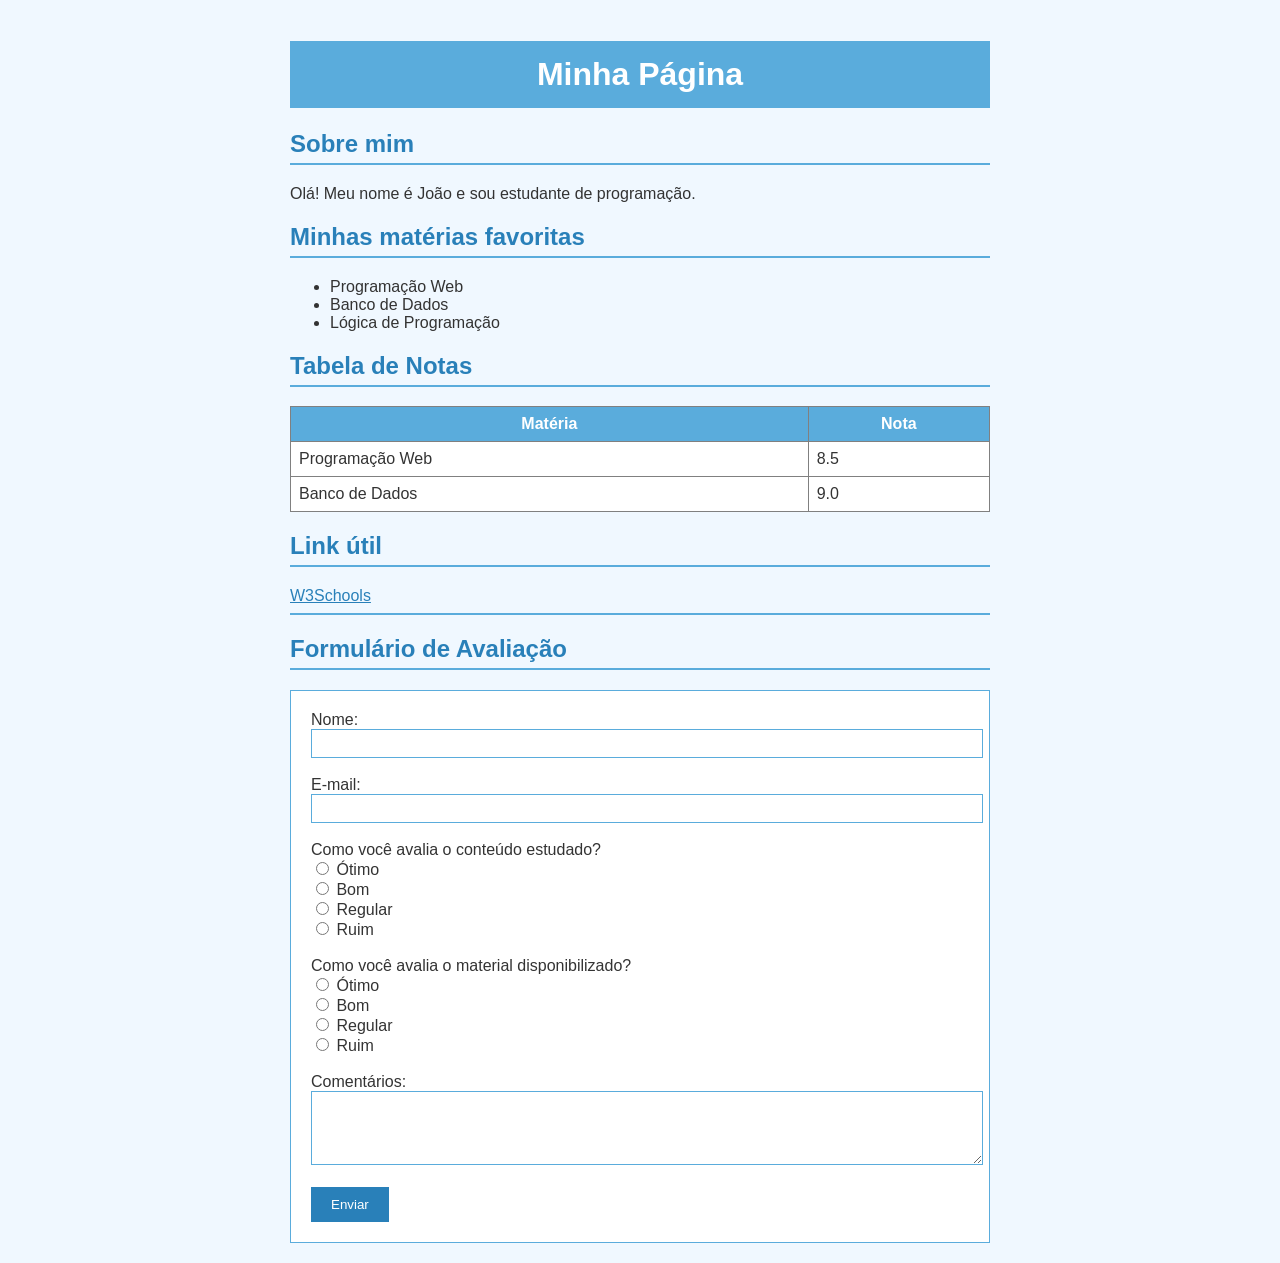
<file: trabalho_dacio_03/atividade.html>
<!DOCTYPE html>
<html lang="pt-br">
<head>
  <meta charset="UTF-8">
  <title>Atividade HTML</title>
  <style>
    body {
      background-color: #f0f8ff;
      font-family: Arial, sans-serif;
      color: #333;
      max-width: 700px;
      margin: 0 auto;
      padding: 20px;
    }

    h1 {
      background-color: #5aacdc;
      color: white;
      padding: 15px;
      text-align: center;
    }

    h2 {
      color: #2980b9;
      border-bottom: 2px solid #5aacdc;
      padding-bottom: 5px;
    }

    table {
      border-collapse: collapse;
      width: 100%;
    }

    th {
      background-color: #5aacdc;
      color: white;
      padding: 8px;
    }

    td {
      padding: 8px;
      background-color: white;
    }

    a {
      color: #2980b9;
    }

    hr {
      border: 1px solid #5aacdc;
    }

    form {
      background-color: white;
      padding: 20px;
      border: 1px solid #5aacdc;
    }

    input[type="text"],
    input[type="email"],
    textarea {
      border: 1px solid #5aacdc;
      padding: 6px;
      width: 100%;
    }

    input[type="submit"] {
      background-color: #2980b9;
      color: white;
      border: none;
      padding: 10px 20px;
      cursor: pointer;
    }

    input[type="submit"]:hover {
      background-color: #5aacdc;
    }
  </style>
</head>
<body>

  <h1>Minha Página</h1>
  <h2>Sobre mim</h2>
  <p>Olá! Meu nome é João e sou estudante de programação.</p>

  <h2>Minhas matérias favoritas</h2>
  <ul>
    <li>Programação Web</li>
    <li>Banco de Dados</li>
    <li>Lógica de Programação</li>
  </ul>

  <h2>Tabela de Notas</h2>
  <table border="1">
    <tr>
      <th>Matéria</th>
      <th>Nota</th>
    </tr>
    <tr>
      <td>Programação Web</td>
      <td>8.5</td>
    </tr>
    <tr>
      <td>Banco de Dados</td>
      <td>9.0</td>
    </tr>
  </table>

  <h2>Link útil</h2>
  <a href="https://www.w3schools.com" target="_blank">W3Schools</a>

  <hr>

  <h2>Formulário de Avaliação</h2>
  <form action="#" method="post">

    <label for="nome">Nome:</label><br>
    <input type="text" id="nome" name="nome"><br><br>

    <label for="email">E-mail:</label><br>
    <input type="email" id="email" name="email"><br><br>

    <label>Como você avalia o conteúdo estudado?</label><br>
    <input type="radio" name="avaliacao_conteudo" value="otimo"> Ótimo<br>
    <input type="radio" name="avaliacao_conteudo" value="bom"> Bom<br>
    <input type="radio" name="avaliacao_conteudo" value="regular"> Regular<br>
    <input type="radio" name="avaliacao_conteudo" value="ruim"> Ruim<br><br>

    <label>Como você avalia o material disponibilizado?</label><br>
    <input type="radio" name="avaliacao_material" value="otimo"> Ótimo<br>
    <input type="radio" name="avaliacao_material" value="bom"> Bom<br>
    <input type="radio" name="avaliacao_material" value="regular"> Regular<br>
    <input type="radio" name="avaliacao_material" value="ruim"> Ruim<br><br>

    <label for="comentario">Comentários:</label><br>
    <textarea id="comentario" name="comentario" rows="4" cols="40"></textarea><br><br>

    <input type="submit" value="Enviar">

  </form>

</body>
</html>
</file>
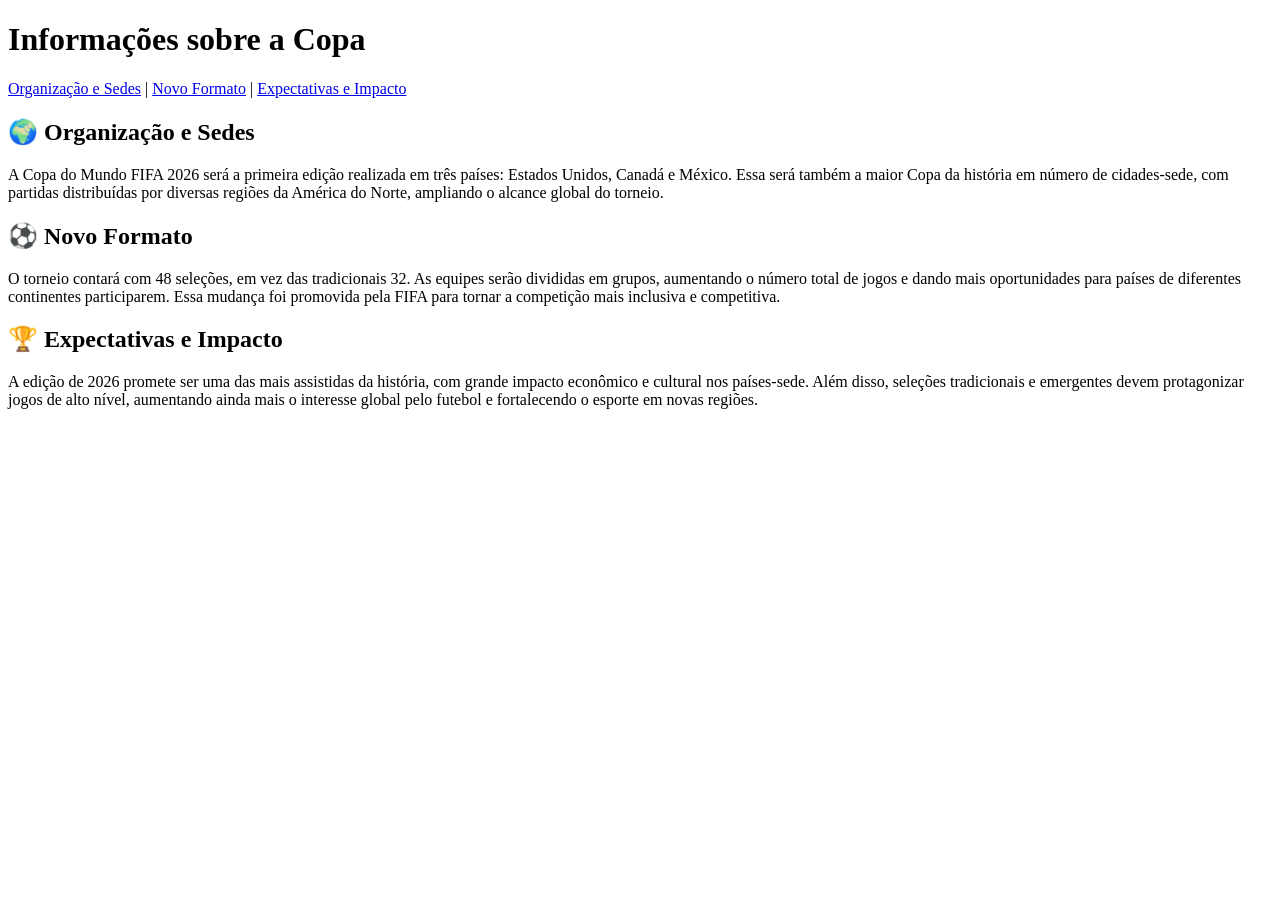
<file: dacio04052026/DIA 1/questao_01.html>
<!DOCTYPE html>
<html lang="pt-br">
<head>
    <meta charset="UTF-8">
    <meta name="viewport" content="width=device-width, initial-scale=1.0">
    <title>Copa do Mundo de 2026</title>
</head>
<body>

    <h1>Informações sobre a Copa</h1>

    <nav>
        <a href="#organizacao-sedes">Organização e Sedes</a> |
        <a href="#novo-formato">Novo Formato</a> |
        <a href="#expectativas-impacto">Expectativas e Impacto</a>
    </nav>

    <section id="organizacao-sedes">
        <h2>🌍 Organização e Sedes</h2>
        <p>A Copa do Mundo FIFA 2026 será a primeira edição realizada em três países: Estados Unidos, Canadá e México. Essa será também a maior Copa da história em número de cidades-sede, com partidas distribuídas por diversas regiões da América do Norte, ampliando o alcance global do torneio.</p>
    </section>

    <section id="novo-formato">
        <h2>⚽ Novo Formato</h2>
        <p>O torneio contará com 48 seleções, em vez das tradicionais 32. As equipes serão divididas em grupos, aumentando o número total de jogos e dando mais oportunidades para países de diferentes continentes participarem. Essa mudança foi promovida pela FIFA para tornar a competição mais inclusiva e competitiva.</p>
    </section>

    <section id="expectativas-impacto">
        <h2>🏆 Expectativas e Impacto</h2>
        <p>A edição de 2026 promete ser uma das mais assistidas da história, com grande impacto econômico e cultural nos países-sede. Além disso, seleções tradicionais e emergentes devem protagonizar jogos de alto nível, aumentando ainda mais o interesse global pelo futebol e fortalecendo o esporte em novas regiões.</p>
    </section>

</body>
</html>
</file>
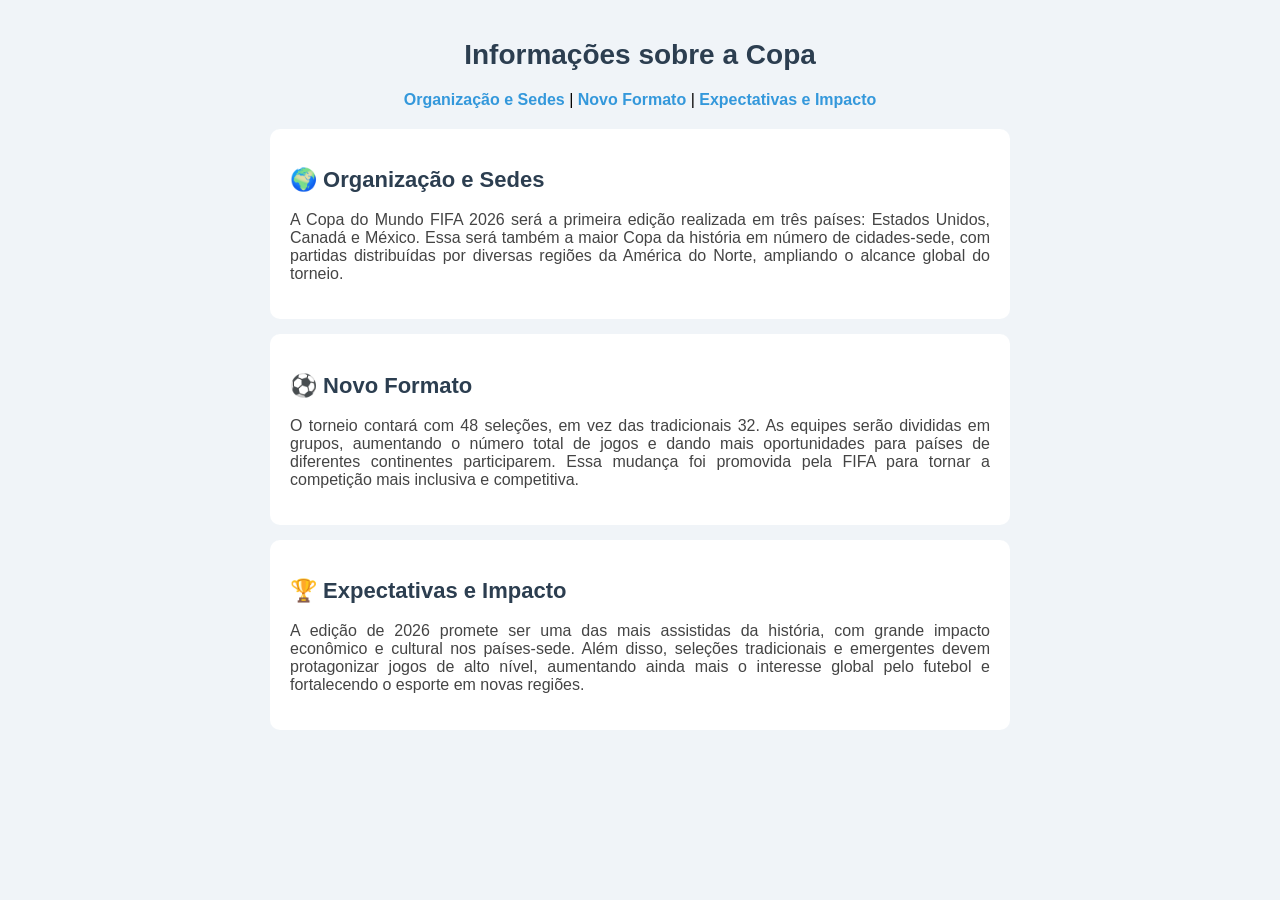
<file: dacio04052026/DIA 1/questao_02.html>
<!DOCTYPE html>
<html lang="pt-br">
<head>
    <meta charset="UTF-8">
    <meta name="viewport" content="width=device-width, initial-scale=1.0">
    <title>Copa do Mundo de 2026</title>
    <link rel="stylesheet" href="questao_02.css">
</head>
<body>

    <h1>Informações sobre a Copa</h1>

    <nav>
        <a href="#organizacao-sedes">Organização e Sedes</a> |
        <a href="#novo-formato">Novo Formato</a> |
        <a href="#expectativas-impacto">Expectativas e Impacto</a>
    </nav>

    <section id="organizacao-sedes" class="secao-info">
        <h2>🌍 Organização e Sedes</h2>
        <p>A Copa do Mundo FIFA 2026 será a primeira edição realizada em três países: Estados Unidos, Canadá e México. Essa será também a maior Copa da história em número de cidades-sede, com partidas distribuídas por diversas regiões da América do Norte, ampliando o alcance global do torneio.</p>
    </section>

    <section id="novo-formato" class="secao-info">
        <h2>⚽ Novo Formato</h2>
        <p>O torneio contará com 48 seleções, em vez das tradicionais 32. As equipes serão divididas em grupos, aumentando o número total de jogos e dando mais oportunidades para países de diferentes continentes participarem. Essa mudança foi promovida pela FIFA para tornar a competição mais inclusiva e competitiva.</p>
    </section>

    <section id="expectativas-impacto" class="secao-info">
        <h2>🏆 Expectativas e Impacto</h2>
        <p>A edição de 2026 promete ser uma das mais assistidas da história, com grande impacto econômico e cultural nos países-sede. Além disso, seleções tradicionais e emergentes devem protagonizar jogos de alto nível, aumentando ainda mais o interesse global pelo futebol e fortalecendo o esporte em novas regiões.</p>
    </section>

</body>
</html>
</file>
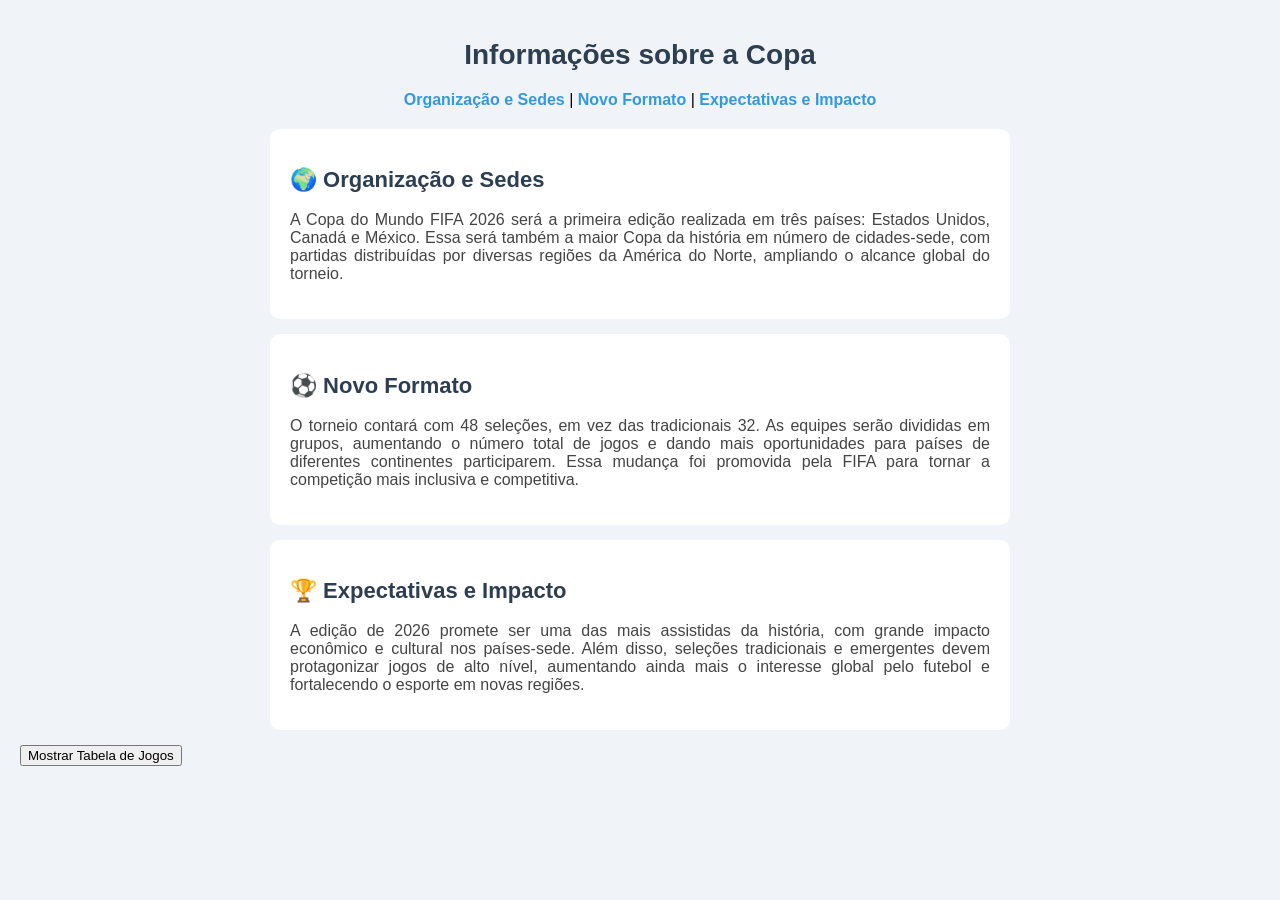
<file: dacio04052026/DIA 1/questao_03.html>
<!DOCTYPE html>
<html lang="pt-br">
<head>
    <meta charset="UTF-8">
    <meta name="viewport" content="width=device-width, initial-scale=1.0">
    <title>Copa do Mundo de 2026</title>
    <link rel="stylesheet" href="questao_02.css">
</head>
<body>

    <h1>Informações sobre a Copa</h1>

    <nav>
        <a href="#organizacao-sedes">Organização e Sedes</a> |
        <a href="#novo-formato">Novo Formato</a> |
        <a href="#expectativas-impacto">Expectativas e Impacto</a>
    </nav>

    <section id="organizacao-sedes" class="secao-info">
        <h2>🌍 Organização e Sedes</h2>
        <p>A Copa do Mundo FIFA 2026 será a primeira edição realizada em três países: Estados Unidos, Canadá e México. Essa será também a maior Copa da história em número de cidades-sede, com partidas distribuídas por diversas regiões da América do Norte, ampliando o alcance global do torneio.</p>
    </section>

    <section id="novo-formato" class="secao-info">
        <h2>⚽ Novo Formato</h2>
        <p>O torneio contará com 48 seleções, em vez das tradicionais 32. As equipes serão divididas em grupos, aumentando o número total de jogos e dando mais oportunidades para países de diferentes continentes participarem. Essa mudança foi promovida pela FIFA para tornar a competição mais inclusiva e competitiva.</p>
    </section>

    <section id="expectativas-impacto" class="secao-info">
        <h2>🏆 Expectativas e Impacto</h2>
        <p>A edição de 2026 promete ser uma das mais assistidas da história, com grande impacto econômico e cultural nos países-sede. Além disso, seleções tradicionais e emergentes devem protagonizar jogos de alto nível, aumentando ainda mais o interesse global pelo futebol e fortalecendo o esporte em novas regiões.</p>
    </section>

    <button onclick="exibirTabela()">Mostrar Tabela de Jogos</button>

    <div id="container-tabela"></div>

    <script src="questao_03.js"></script>
</body>
</html>
</file>
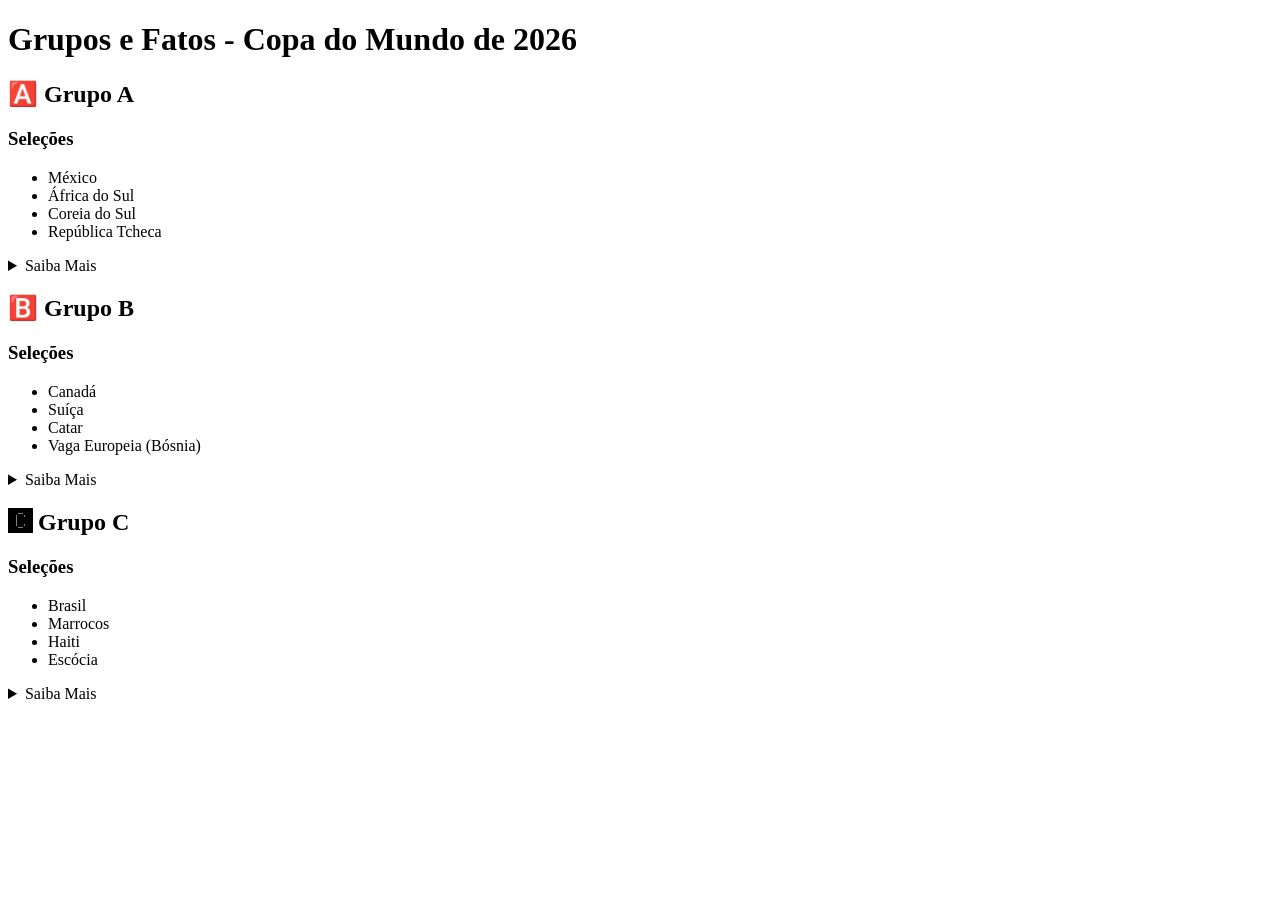
<file: dacio04052026/DIA 2/questao_01.html>
<!DOCTYPE html>
<html lang="pt-br">
<head>
    <meta charset="UTF-8">
    <meta name="viewport" content="width=device-width, initial-scale=1.0">
    <title> Grupos da Copa do Mundo de 2026  </title>
</head>
<body>

    <h1>Grupos e Fatos - Copa do Mundo de 2026</h1>

    <div id="grupoA">
        <h2>🅰️ Grupo A</h2>
        <h3>Seleções</h3>
        <ul>
            <li>México</li>
            <li>África do Sul</li>
            <li>Coreia do Sul</li>
            <li>República Tcheca</li>
        </ul>
        <details>
            <summary>Saiba Mais</summary>
            <p>O jogo de abertura será México x África do Sul. Confrontos entre Coreia do Sul e seleções europeias já ocorreram em várias Copas, com histórico equilibrado.</p>
        </details>
    </div>

    <div id="grupoB">
        <h2>🅱️ Grupo B</h2>
        <h3>Seleções</h3>
        <ul>
            <li>Canadá</li>
            <li>Suíça</li>
            <li>Catar</li>
            <li>Vaga Europeia (Bósnia)</li>
        </ul>
        <details>
            <summary>Saiba Mais</summary>
            <p>O Canadá joga em casa, fator importante de desempenho. Catar e Suíça já se enfrentaram recentemente em amistosos internacionais.</p>
        </details>
    </div>

    <div id="grupoC">
        <h2>🅲 Grupo C</h2>
        <h3>Seleções</h3>
        <ul>
            <li>Brasil</li>
            <li>Marrocos</li>
            <li>Haiti</li>
            <li>Escócia</li>
        </ul>
        <details>
            <summary>Saiba Mais</summary>
            <p>Brasil, Marrocos e Escócia já dividiram grupo em 1998. Brasil nunca perdeu para a Escócia em Copas.</p>
        </details>
    </div>

</body>
</html>
</file>
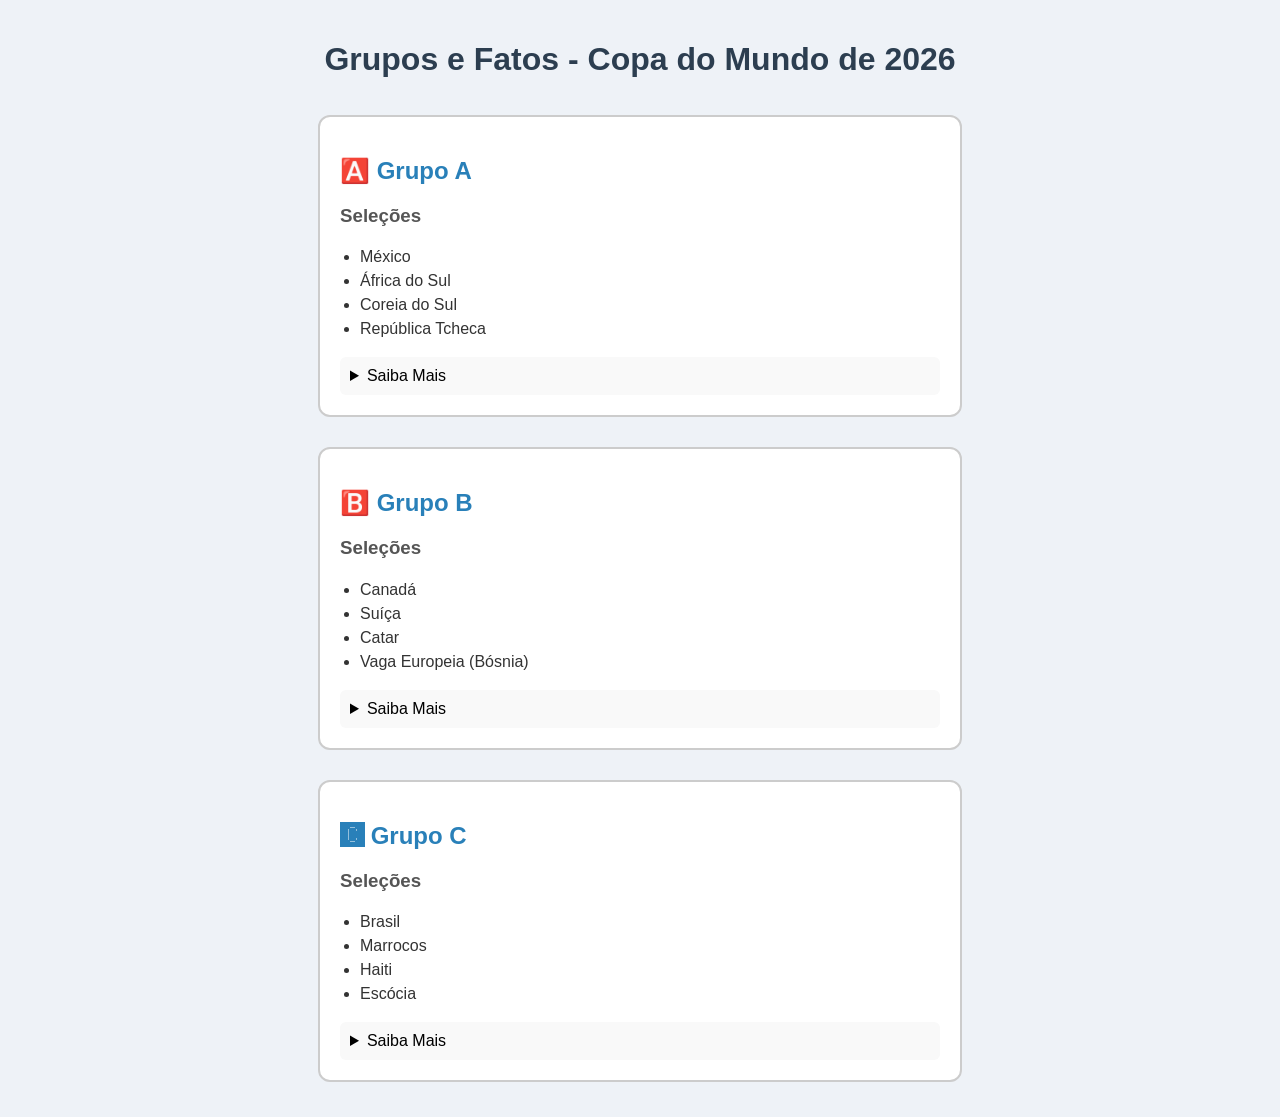
<file: dacio04052026/DIA 2/questao_02.html>
<!DOCTYPE html>
<html lang="pt-br">
<head>
    <meta charset="UTF-8">
    <meta name="viewport" content="width=device-width, initial-scale=1.0">
    <title> Grupos da Copa do Mundo de 2026  </title>
    <link rel="stylesheet" href="questao_02.css">
</head>
<body>

    <h1>Grupos e Fatos - Copa do Mundo de 2026</h1>

    <div id="grupoA" class="grupo">
        <h2>🅰️ Grupo A</h2>
        <h3>Seleções</h3>
        <ul>
            <li>México</li>
            <li>África do Sul</li>
            <li>Coreia do Sul</li>
            <li>República Tcheca</li>
        </ul>
        <details>
            <summary>Saiba Mais</summary>
            <p>O jogo de abertura será México x África do Sul. Confrontos entre Coreia do Sul e seleções europeias já ocorreram em várias Copas, com histórico equilibrado.</p>
        </details>
    </div>

    <div id="grupoB" class="grupo">
        <h2>🅱️ Grupo B</h2>
        <h3>Seleções</h3>
        <ul>
            <li>Canadá</li>
            <li>Suíça</li>
            <li>Catar</li>
            <li>Vaga Europeia (Bósnia)</li>
        </ul>
        <details>
            <summary>Saiba Mais</summary>
            <p>O Canadá joga em casa, fator importante de desempenho. Catar e Suíça já se enfrentaram recentemente em amistosos internacionais.</p>
        </details>
    </div>

    <div id="grupoC" class="grupo">
        <h2>🅲 Grupo C</h2>
        <h3>Seleções</h3>
        <ul>
            <li>Brasil</li>
            <li>Marrocos</li>
            <li>Haiti</li>
            <li>Escócia</li>
        </ul>
        <details>
            <summary>Saiba Mais</summary>
            <p>Brasil, Marrocos e Escócia já dividiram grupo em 1998. Brasil nunca perdeu para a Escócia em Copas.</p>
        </details>
    </div>

</body>
</html>
</file>
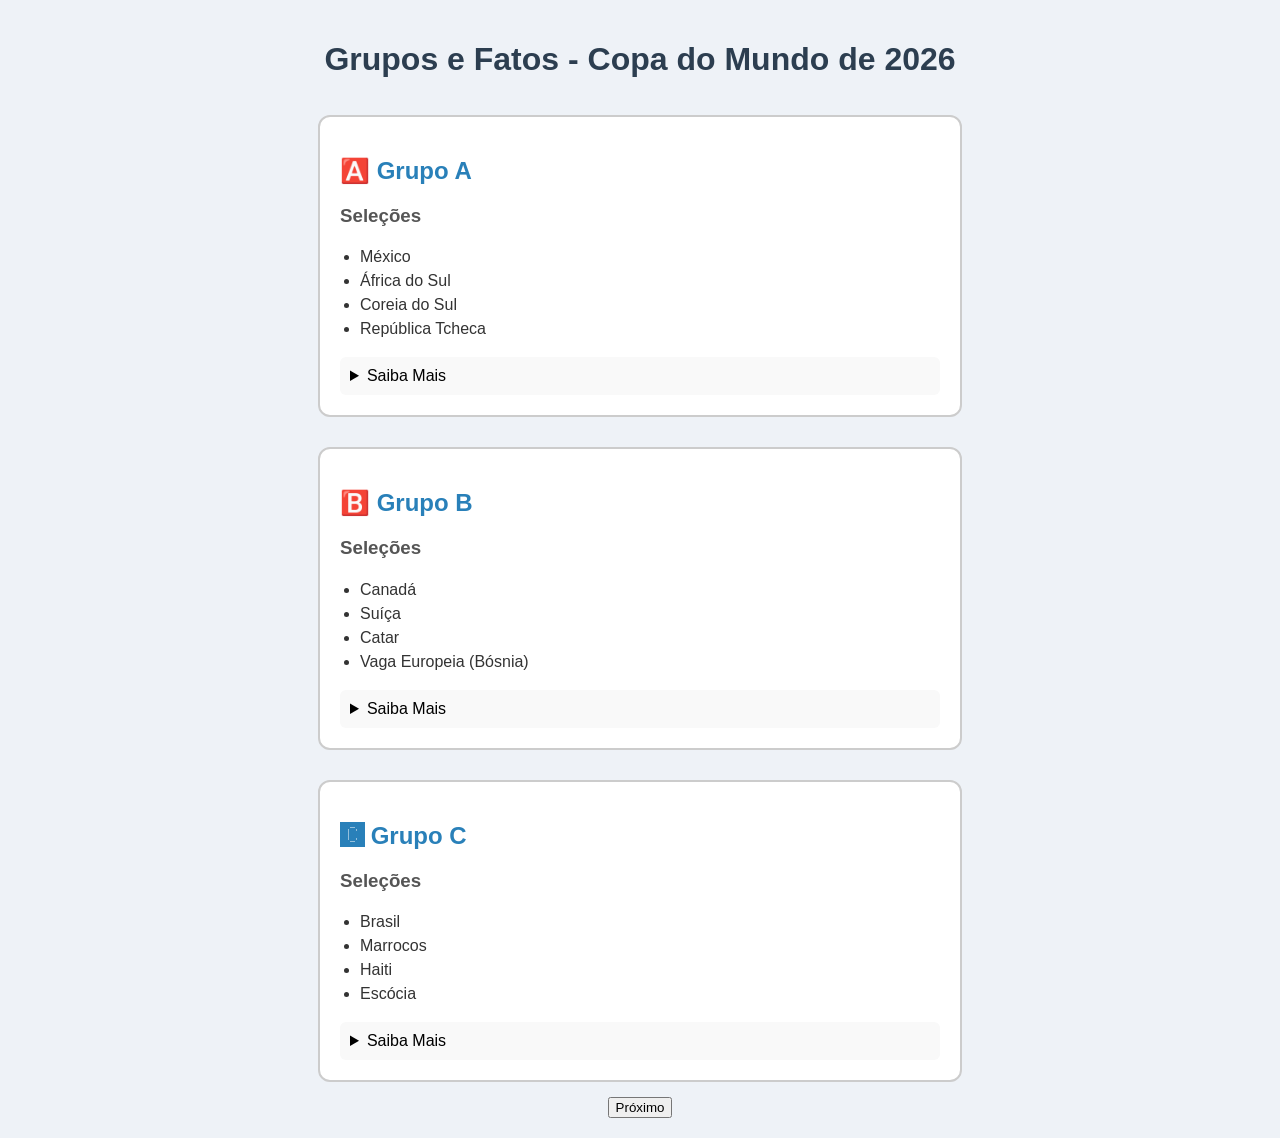
<file: dacio04052026/DIA 2/questao_03.html>
<!DOCTYPE html>
<html lang="pt-br">
<head>
    <meta charset="UTF-8">
    <meta name="viewport" content="width=device-width, initial-scale=1.0">
    <title> Grupos da Copa do Mundo de 2026  </title>
    <link rel="stylesheet" href="questao_02.css">
</head>
<body>

    <h1>Grupos e Fatos - Copa do Mundo de 2026</h1>

    <div id="grupoA" class="grupo">
        <h2>🅰️ Grupo A</h2>
        <h3>Seleções</h3>
        <ul>
            <li>México</li>
            <li>África do Sul</li>
            <li>Coreia do Sul</li>
            <li>República Tcheca</li>
        </ul>
        <details>
            <summary>Saiba Mais</summary>
            <p>O jogo de abertura será México x África do Sul. Confrontos entre Coreia do Sul e seleções europeias já ocorreram em várias Copas, com histórico equilibrado.</p>
        </details>
    </div>

    <div id="grupoB" class="grupo">
        <h2>🅱️ Grupo B</h2>
        <h3>Seleções</h3>
        <ul>
            <li>Canadá</li>
            <li>Suíça</li>
            <li>Catar</li>
            <li>Vaga Europeia (Bósnia)</li>
        </ul>
        <details>
            <summary>Saiba Mais</summary>
            <p>O Canadá joga em casa, fator importante de desempenho. Catar e Suíça já se enfrentaram recentemente em amistosos internacionais.</p>
        </details>
    </div>

    <div id="grupoC" class="grupo">
        <h2>🅲 Grupo C</h2>
        <h3>Seleções</h3>
        <ul>
            <li>Brasil</li>
            <li>Marrocos</li>
            <li>Haiti</li>
            <li>Escócia</li>
        </ul>
        <details>
            <summary>Saiba Mais</summary>
            <p>Brasil, Marrocos e Escócia já dividiram grupo em 1998. Brasil nunca perdeu para a Escócia em Copas.</p>
        </details>
    </div>

    <button onclick="proximo()">Próximo</button>

    <script src="questao_03.js"></script>
</body>
</html>
</file>
<file: dacio04052026/DIA 1/questao_02.css>
body {
    background-color: #f0f4f8;
    font-family: Arial, sans-serif;
    margin: 0;
    padding: 20px;
}

h1 {
    text-align: center;
    font-size: 28px;
    font-weight: bold;
    color: #2c3e50;
}

nav {
    text-align: center;
    margin: 20px 0;
}

nav a {
    color: #3498db;
    font-weight: bold;
    text-decoration: none;
}

.secao-info {
    background-color: #ffffff;
    border-radius: 10px;
    padding: 20px;
    margin: 15px auto;
    max-width: 700px;
}

.secao-info h2 {
    font-size: 22px;
    font-weight: bold;
    color: #2c3e50;
}

.secao-info p {
    font-size: 16px;
    color: #444;
    text-align: justify;
}
</file>
<file: dacio04052026/DIA 2/questao_02.css>
body {
    background: #eef2f7;
    font-family: Arial, sans-serif;
    margin: 0;
    padding: 20px;
    display: flex;
    flex-direction: column;
    align-items: center;
    justify-content: center;
}

h1 {
    color: #2c3e50;
    text-align: center;
}

.grupo {
    background-color: #ffffff;
    border: 2px solid #ccc;
    border-radius: 12px;
    padding: 20px;
    margin: 15px 0;
    width: 600px;
}

.grupo h2 {
    color: #2980b9;
}

.grupo h3 {
    color: #555;
}

.grupo ul {
    padding-left: 20px;
}

.grupo li {
    color: #333;
    padding: 3px 0;
}

.grupo details {
    margin-top: 10px;
    padding: 10px;
    background-color: #f9f9f9;
    border-radius: 6px;
}
</file>
